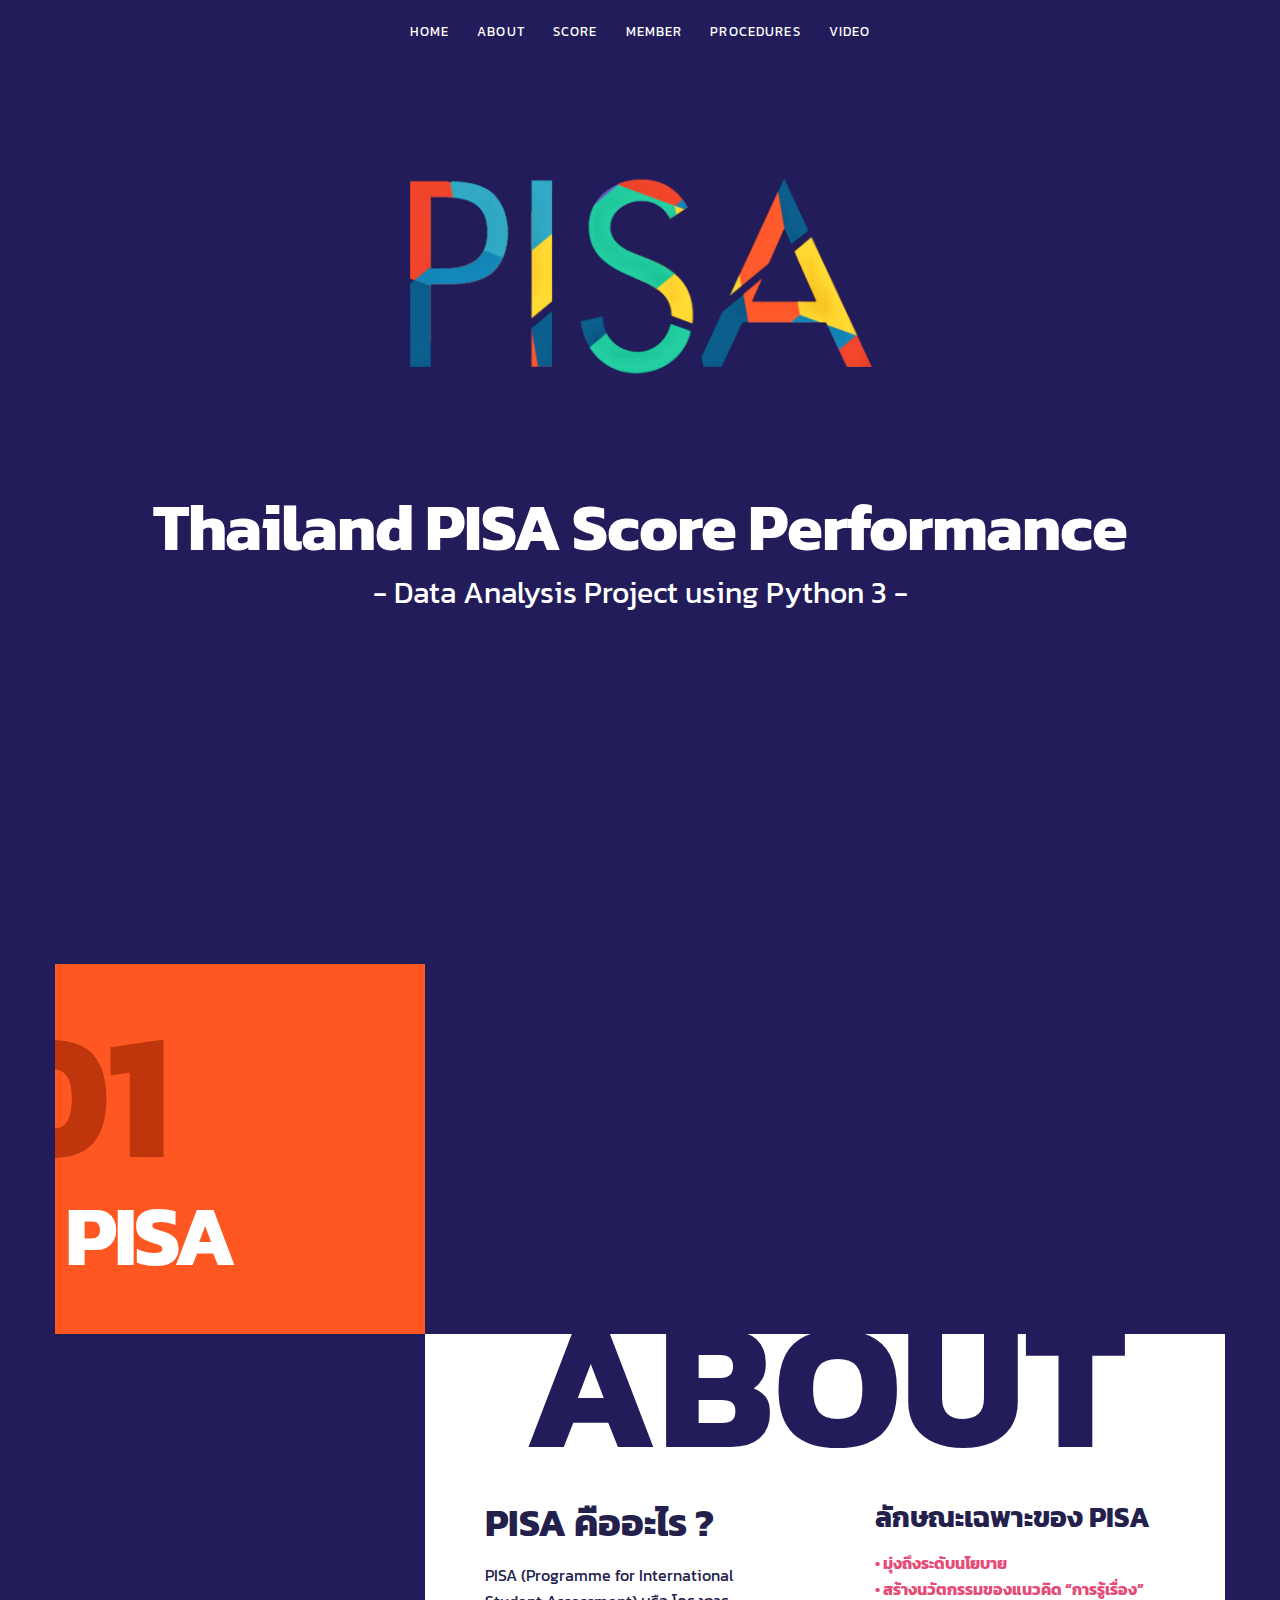
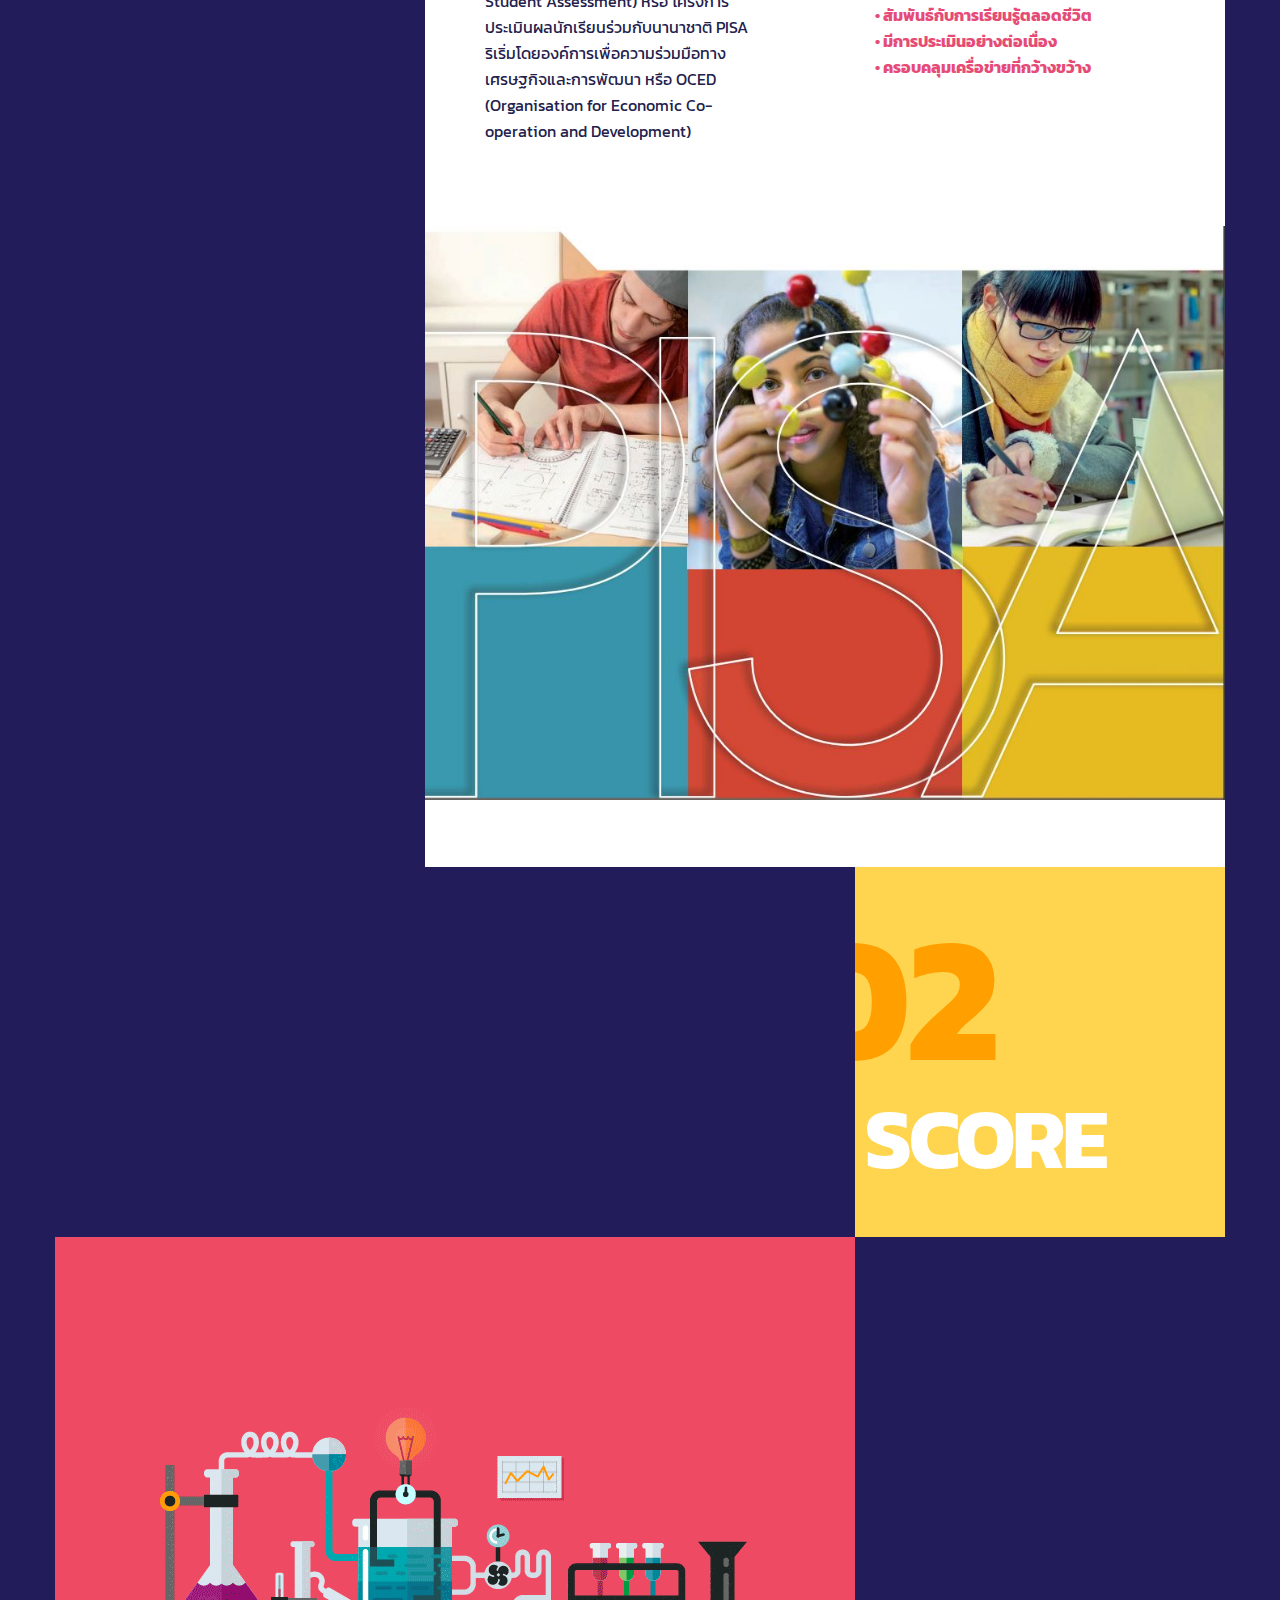
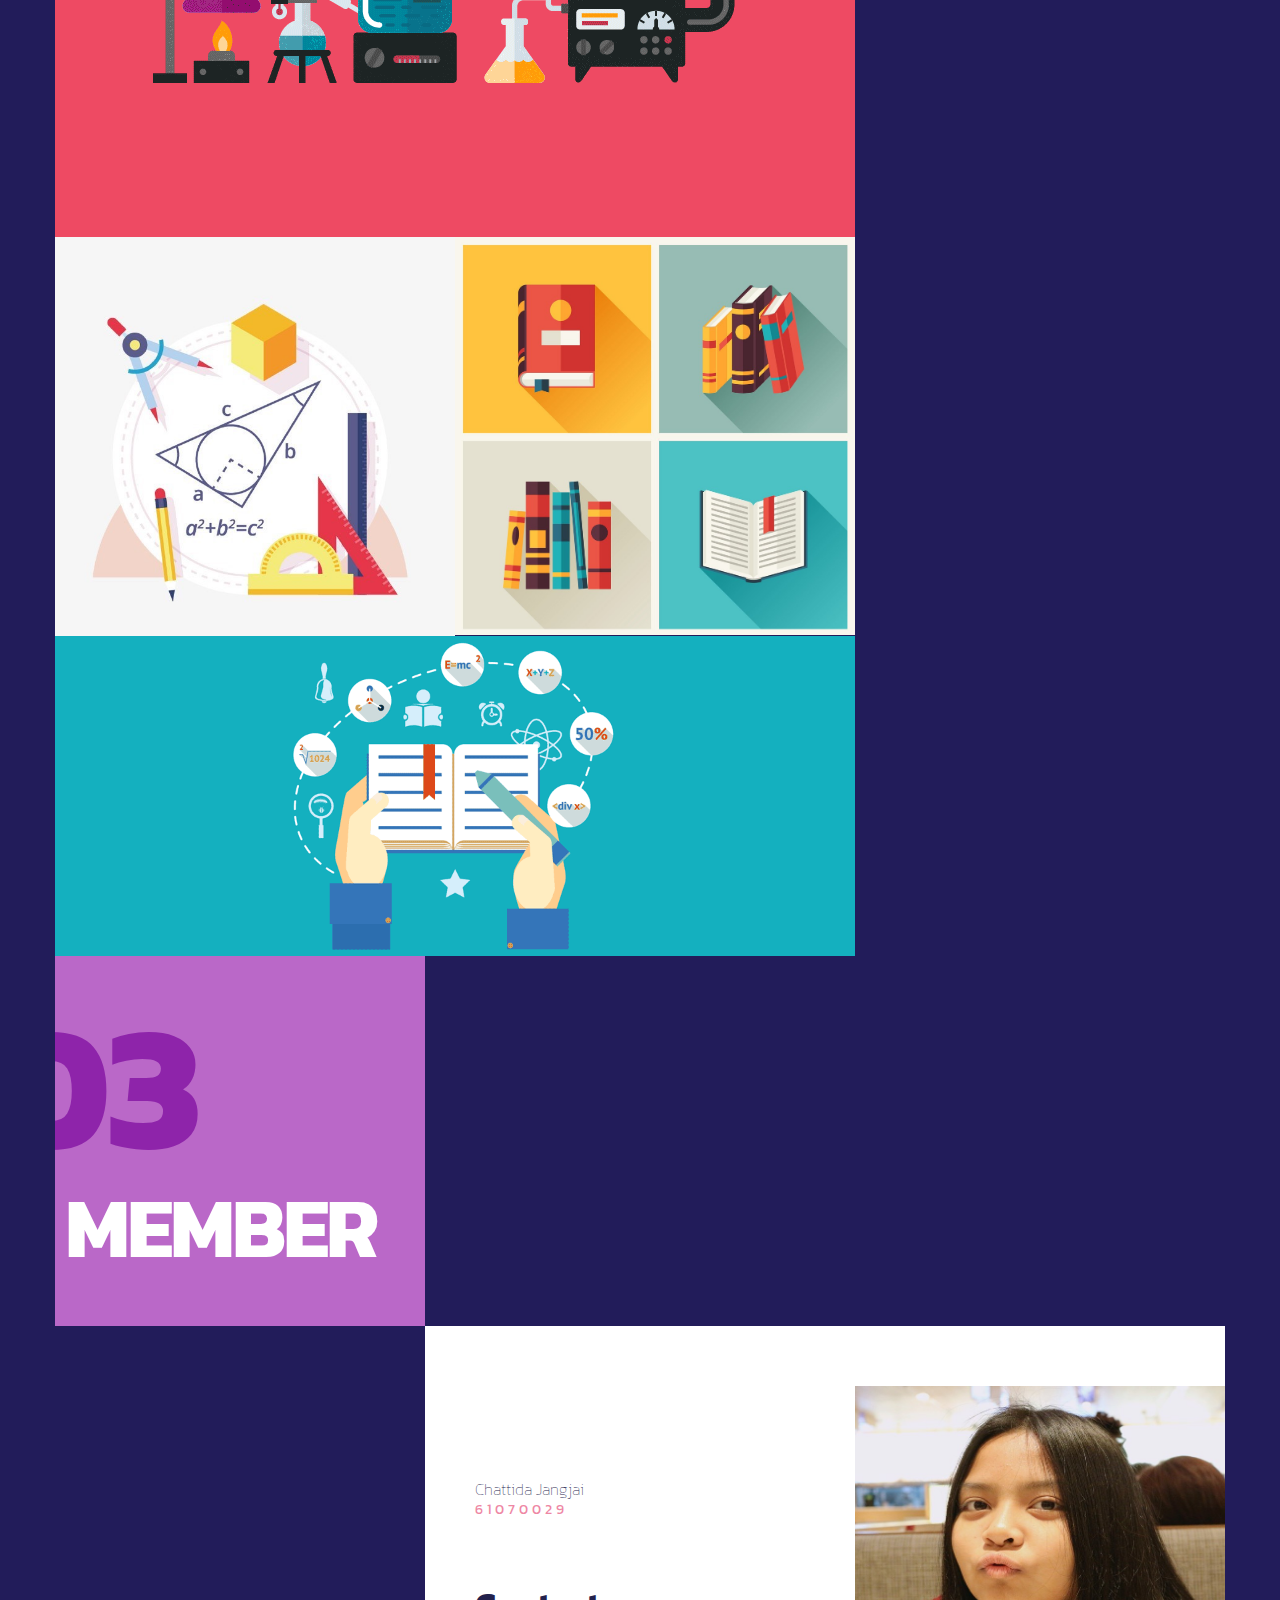
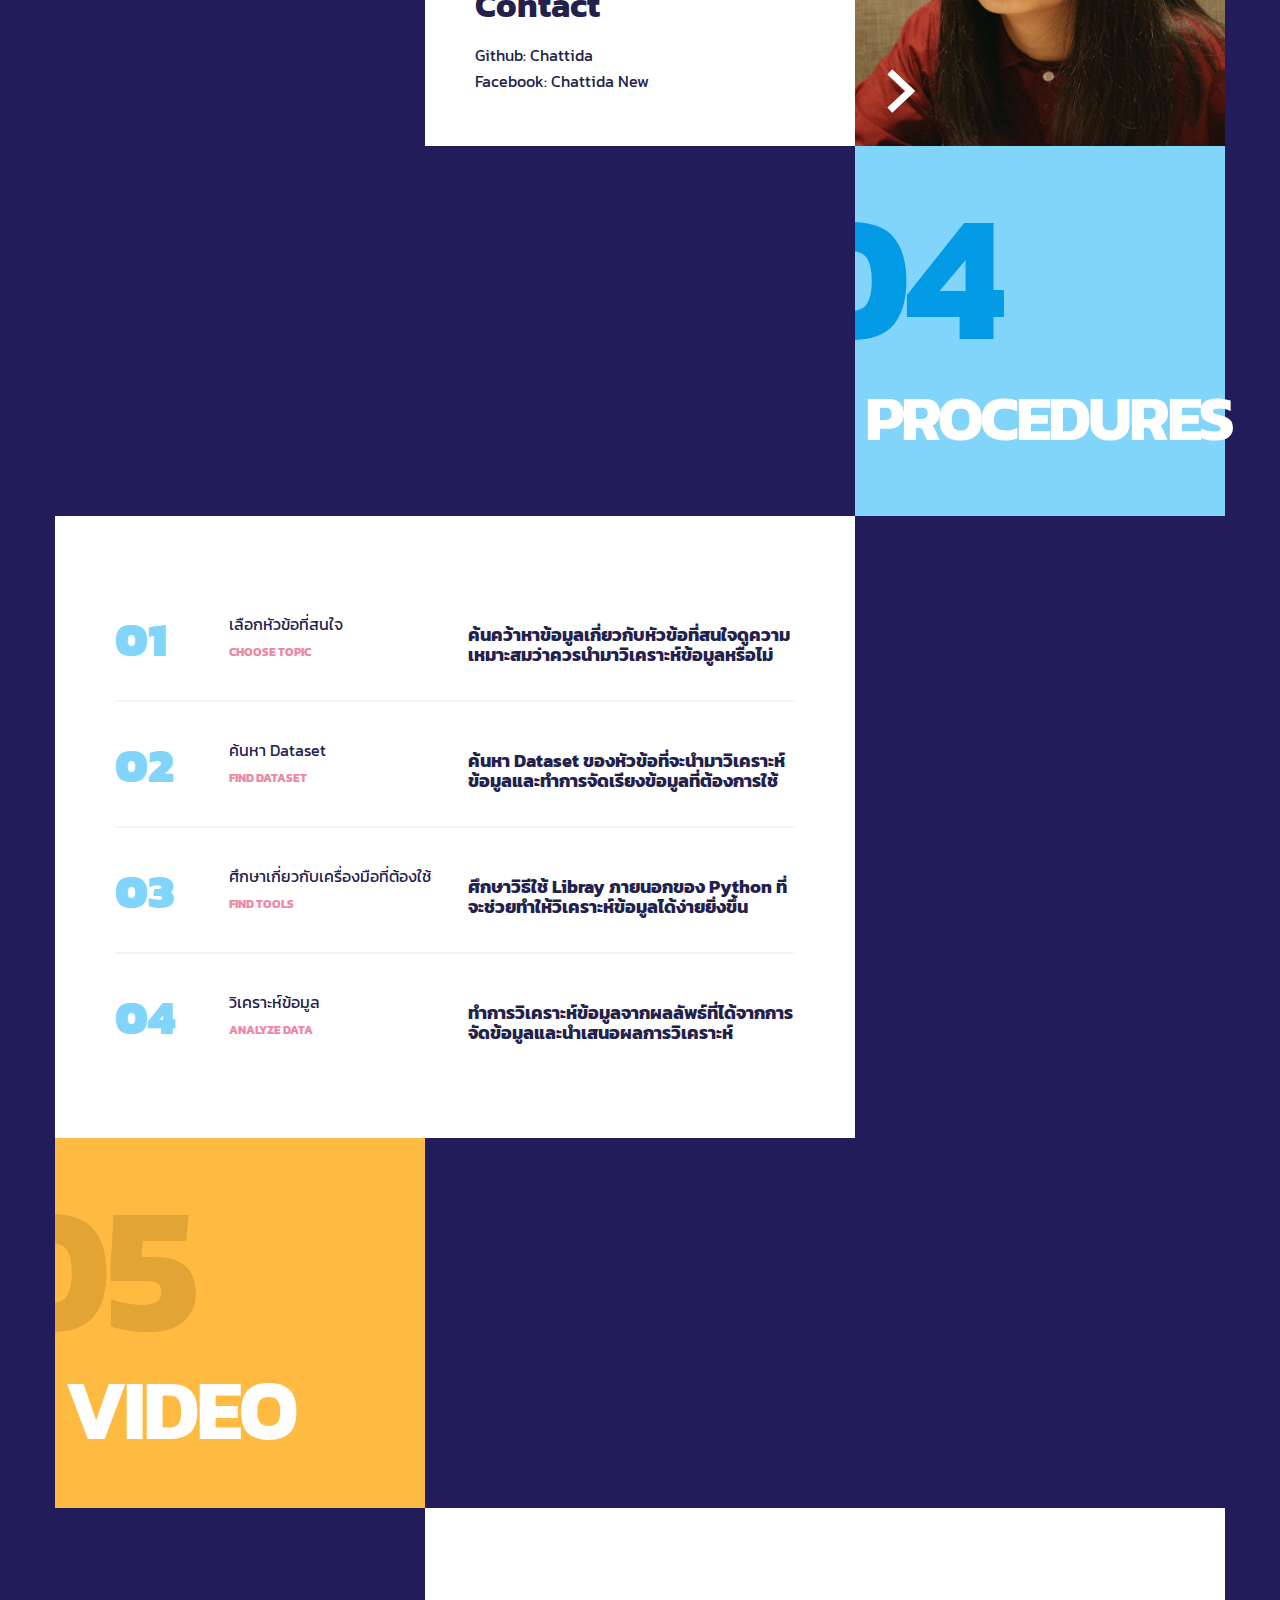
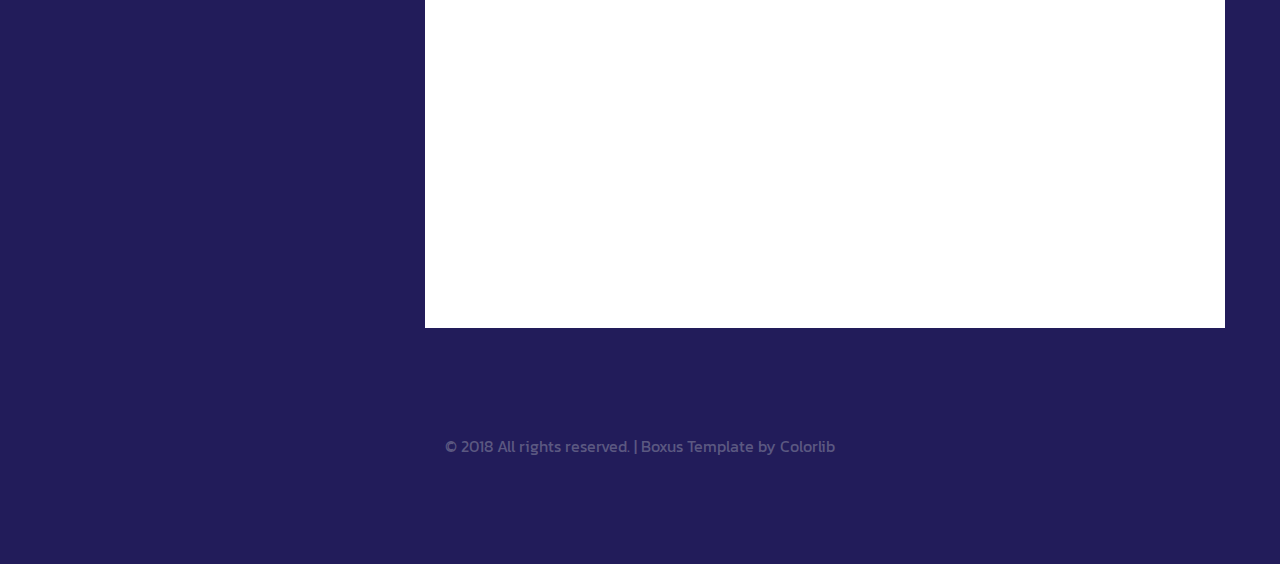
<file: PISA/index.html>
<!DOCTYPE HTML>
<html lang="en-US">
    <head>
        <title>Thailand PISA Score Performance</title>
        <meta http-equiv="Content-Type" content="text/html; charset=UTF-8">
        <meta name="description" content="Template by Colorlib" />
        <meta name="keywords" content="HTML, CSS, JavaScript, PHP" />
        <meta name="author" content="Colorlib" />
        <meta name="viewport" content="width=device-width, initial-scale=1, maximum-scale=1">

        <link rel="shortcut icon" href="images/favicon.png" />
        <link href="https://fonts.googleapis.com/css?family=Kanit:300" rel="stylesheet">
        <link rel="stylesheet" type="text/css"  href='css/clear.css' />
        <link rel="stylesheet" type="text/css"  href='css/common.css' />
        <link rel="stylesheet" type="text/css"  href='css/font-awesome.min.css' />
        <link rel="stylesheet" type="text/css"  href='css/carouFredSel.css' />
        <link rel="stylesheet" type="text/css"  href='css/prettyPhoto.css' />
        <link rel="stylesheet" type="text/css"  href='css/sm-clean.css' />
        <link rel="stylesheet" type="text/css"  href='style.css' />

        <!--[if lt IE 9]>
                <script src="js/html5.js"></script>
        <![endif]-->

    </head>
    <body style="font-family: Kanit;">

        <!-- Preloader Gif -->
        <table class="doc-loader">
            <tr>
                <td>
                    <img src="demo-images/loading.gif" alt="Loading..." />
                </td>
            </tr>
        </table>

        <!-- Menu -->
        <div class="menu-wrapper center-relative">
            <nav id="header-main-menu">
                <div class="mob-menu">MENU</div>
                <ul class="main-menu sm sm-clean">
                    <li><a href="#home">Home</a></li>
                    <li><a href="#services">About</a></li>
                    <li><a href="#portfolio">Score</a></li>
                    <li><a href="#about">Member</a></li>
                    <li><a href="#news">Procedures</a></li>
                    <li><a href="#video">Video</a></li>
                </ul>
            </nav>
        </div>

        <!-- Home -->

        <div id="home" class="section intro-page">
            <div class="block content-1170 center-relative center-text">
                <img class="top-logo" src="demo-images/pisa.png" alt="Boxus" />
                <br>
                <h1 class="big-title">Thailand PISA Score Performance</h1>
                <p class="title-desc">- Data Analysis Project using Python 3 -</p>
            </div>
        </div>

        <!-- Service -->

        <div id="services" class="section">
            <div class="block content-1170 center-relative">
                <div class="section-title-holder left">
                    <div class="section-num">
                        <span>01</span>
                    </div>
                    <h2 class="entry-title">PISA</h2>
                </div>
                <div class="section-content-holder right">
                    <div class="content-wrapper">
                        <div class="content-title-holder">
                            <p class="content-title">ABOUT</p>
                        </div>
                        <div class="one_half ">
                            <h1>PISA คืออะไร ?</h1>
                            PISA (Programme for International Student Assessment) หรือ โครงการประเมินผลนักเรียนร่วมกับนานาชาติ
                            PISA ริเริ่มโดยองค์การเพื่อความร่วมมือทางเศรษฐกิจและการพัฒนา หรือ OCED (Organisation for Economic Co-operation and
                            Development)
                        </div>
                        <div class="one_half last ">
                            <h5>ลักษณะเฉพาะของ PISA</h5>
                            <span style="color: #e54b76;"><strong>• มุ่งถึงระดับนโยบาย</strong></span><br>
                            <span style="color: #e54b76;"><strong>• สร้างนวัตกรรมของแนวคิด “การรู้เรื่อง”</strong></span><br>
                            <span style="color: #e54b76;"><strong>• สัมพันธ์กับการเรียนรู้ตลอดชีวิต</strong></span><br>
                            <span style="color: #e54b76;"><strong>• มีการประเมินอย่างต่อเนื่อง</strong></span><br>
                            <span style="color: #e54b76;"><strong>• ครอบคลุมเครื่อข่ายที่กว้างขว้าง</strong></span><br>
                        </div><div class="clear"></div>
                        <br>
                        <br>
                    </div>
                    <div class="image-slider-wrapper relative img aboutImage">
                            <a id="aboutImage_next" class="image_slider_next" href="#"></a>
                            <div class="caroufredsel_wrapper">
                                <ul id="aboutImage" class="image-slider slides">
                                    <li><img src="demo-images/pisa2015.JPG" alt=""></li>
                                </ul>
                            </div>
                            <div class="clear"></div>
                    </div>
                </div>
                <div class='clear'></div>
            </div>
        </div>


        <!-- Portfolio -->
        <div id="portfolio" class="section">
            <div class="block content-1170 center-relative">
                <div class="section-title-holder right">
                    <div class="section-num">
                        <span>02</span>
                    </div>
                    <h2 class="entry-title">Score</h2>
                </div>
                <div class="section-content-holder portfolio-holder left">
                    <div class="grid" id="portfolio-grid">
                        <div class="grid-sizer"></div>
                        <div class="grid-item element-item p_one">
                            <a href="Mean3.html">
                                <img src="demo-images/lab.gif" alt="">
                                <div class="portfolio-text-holder">
                                    <div class="portfolio-text-wrapper">
                                        <p class="portfolio-type">
                                            <img src="images/icon_post.svg" alt="">
                                        </p>
                                        <p class="portfolio-text">Thailand PISA Mean Score</p>
                                        <p class="portfolio-sec-text">Science during 2000 - 2015</p>
                                    </div>
                                </div>
                            </a>
                        </div>
                        <div class="grid-item element-item p_one_half">
                            <a href="Mean1.html">
                                <img src="demo-images/math2.jpg" alt="">
                                <div class="portfolio-text-holder">
                                    <div class="portfolio-text-wrapper">
                                        <p class="portfolio-type">
                                            <img src="images/icon_post.svg" alt="">
                                        </p>
                                        <p class="portfolio-text">Thailand PISA Mean Score</p>
                                        <p class="portfolio-sec-text">Mathematics during 2000 - 2015</p>
                                    </div>
                                </div>
                            </a>
                        </div>
                        <div class="grid-item element-item p_one_half">
                            <a href="Mean2.html">
                                <img src="demo-images/book2.jpg" alt="">
                                <div class="portfolio-text-holder">
                                    <div class="portfolio-text-wrapper">
                                        <p class="portfolio-type">
                                            <img src="images/icon_post.svg" alt="">
                                        </p>
                                        <p class="portfolio-text">Thailand PISA Mean Score</p>
                                        <p class="portfolio-sec-text">Reading during 2000 - 2015</p>
                                    </div>
                                </div>
                            </a>
                        </div>
                        <div class="grid-item element-item p_one">
                            <<a href="Distribution.html">
                                <img src="demo-images/PISA-feature.gif" alt="">
                                <div class="portfolio-text-holder">
                                    <div class="portfolio-text-wrapper">
                                        <p class="portfolio-type">
                                            <img src="images/icon_post.svg" alt="">
                                        </p>
                                        <p class="portfolio-text">Thailand PISA Score Distribution</p>
                                        <p class="portfolio-sec-text">during 2000 - 2015</p>
                                    </div>
                                </div>
                            </a>
                        </div>
                    </div>
                </div>
                <div class="clear"></div>
            </div>
            <div class="clear"></div>
        </div>

        <!-- About -->
        <div id="about" class="section">
            <div class="block content-1170 center-relative">
                <div class="section-title-holder left">
                    <div class="section-num">
                        <span>03</span>
                    </div>
                    <h2 class="entry-title">MEMBER</h2>
                </div>
                <div class="section-content-holder right">
                    <div class="full-width ">
                        <script>
                            var aboutImage_speed = "500";
                            var aboutImage_auto = "false";
                            var aboutImage_hover = "true";
                        </script>
                        <script>
                            var team1_speed = "800";
                            var team1_auto = "true";
                            var team1_hover = "true";
                        </script>
                        <div class="image-slider-wrapper relative team team1">
                            <a id="team1_next" class="image_slider_next" href="#"></a>
                            <div class="caroufredsel_wrapper">
                                <ul id="team1" class="image-slider slides">
                                    <li>
                                        <div class="member-content-holder">
                                            <h4 class="member-name">Chattida Jangjai</h4>
                                            <p class="member-position">61070029</p>
                                            <div class="member-content">
                                                <h2>Contact</h2>
                                                <p>Github: <a href="https://github.com/Chattida">Chattida</a><br>Facebook: <a href="https://www.facebook.com/chattida.newwy">Chattida New</a></p>
                                            </div>
                                        </div>
                                        <div class="member-image-holder">
                                            <img src="profile/nipnew.jpg" alt="">
                                        </div>
                                        <div class="clear"></div>
                                    </li>

                                    <li>
                                        <div class="member-content-holder">
                                            <h4 class="member-name">Nunja Sowan</h4>
                                            <p class="member-position">61070097</p>
                                            <div class="member-content">
                                                <h2>Contact</h2>
                                                <p>Github: <a href="https://github.com/Dwakez">Dwakez</a><br>Facebook: <a href="https://www.facebook.com/SowNj">Sow Nunja</a></p>
                                            </div>
                                        </div>
                                        <div class="member-image-holder">
                                            <img src="profile/ja.jpg" alt="">
                                        </div>
                                        <div class="clear"></div>
                                    </li>

                                    <li>
                                        <div class="member-content-holder">
                                            <h4 class="member-name">Dorn Nuttawetch</h4>
                                            <p class="member-position">60070026</p>
                                            <div class="member-content">
                                                <h2>Contact</h2>
                                                <p>Github: <a href="https://github.com/dorn123">dorn123</a><br>Facebook: <a href="https://www.facebook.com/dorn.kubpom">Dorn Kubpom</a></p>
                                            </div>
                                        </div>
                                        <div class="member-image-holder">
                                            <img src="profile/don.png" alt="">
                                        </div>
                                        <div class="clear"></div>
                                    </li>
                                    <li>
                                        <div class="member-content-holder">
                                            <h4 class="member-name">Nichapat Kachacheewa</h4>
                                            <p class="member-position">61070059</p>
                                            <div class="member-content">
                                                <h2>Contact</h2>
                                                <p>Github: <a href="https://github.com/Khunpanggg">Khunpanggg</a><br>Facebook: <a href="https://www.facebook.com/nichapat.kachacheewa">Nichapat Kachacheewa</a></p>
                                            </div>
                                        </div>
                                        <div class="member-image-holder">
                                            <img src="profile/pang.jpg" alt="">
                                        </div>
                                        <div class="clear"></div>
                                    </li>
                                </ul>
                            </div>
                            <div class="clear"></div>
                        </div>
                    </div>   <!-- end full-width div -->

                </div>
                <div class="clear"></div>
            </div>
        </div>


        <!-- News -->
        <div id="news" class="section">
            <div class="block content-1170 center-relative">
                <div class="section-title-holder right">
                    <div class="section-num">
                        <span>
                            04
                        </span>
                    </div>
                    <h2 class="entry-title" style="font-size: 64px">PROCEDURES</h2>
                </div>
                <div class="section-content-holder left">
                    <div class="content-wrapper">
                        <div class="blog-holder block center-relative">

                            <article class="relative blog-item-holder center-relative">
                                <div class="num">01</div>
                                <div class="info">
                                    <div class="author vcard ">เลือกหัวข้อที่สนใจ</div>
                                    <div class="cat-links">
                                        <ul>
                                            <li><a>Choose Topic</a></li>
                                        </ul>
                                    </div>
                                </div>
                                <h3 class="entry-title">
                                    <a>ค้นคว้าหาข้อมูลเกี่ยวกับหัวข้อที่สนใจดูความเหมาะสมว่าควรนำมาวิเคราะห์ข้อมูลหรือไม่</a>
                                </h3>
                                <div class="clear"></div>
                            </article>

                            <article class="relative blog-item-holder center-relative">
                                <div class="num">02</div>
                                <div class="info">
                                    <div class="author vcard ">ค้นหา Dataset</div>
                                    <div class="cat-links">
                                        <ul>
                                            <li><a>Find Dataset</a></li>
                                        </ul>
                                    </div>
                                </div>
                                <h3 class="entry-title">
                                    <a>ค้นหา Dataset ของหัวข้อที่จะนำมาวิเคราะห์ข้อมูลและทำการจัดเรียงข้อมูลที่ต้องการใช้</a>
                                </h3>
                                <div class="clear"></div>
                            </article>

                            <article class="relative blog-item-holder center-relative">
                                <div class="num">03</div>
                                <div class="info">
                                    <div class="author vcard ">ศึกษาเกี่ยวกับเครื่องมือที่ต้องใช้</div>
                                    <div class="cat-links">
                                        <ul>
                                            <li><a>Find Tools</a></li>
                                        </ul>
                                    </div>
                                </div>
                                <h3 class="entry-title">
                                    <a>ศึกษาวิธีใช้ Libray ภายนอกของ Python ที่จะช่วยทำให้วิเคราะห์ข้อมูลได้ง่ายยิ่งขึ้น</a>
                                </h3>
                                <div class="clear"></div>
                            </article>

                            <article class="relative blog-item-holder center-relative">
                                <div class="num">04</div>
                                <div class="info">
                                    <div class="author vcard ">วิเคราะห์ข้อมูล</div>
                                    <div class="cat-links">
                                        <ul>
                                            <li><a>Analyze Data</a></li>
                                        </ul>
                                    </div>
                                </div>
                                <h3 class="entry-title">
                                    <a>ทำการวิเคราะห์ข้อมูลจากผลลัพธ์ที่ได้จากการจัดข้อมูลและนำเสนอผลการวิเคราะห์</a>
                                </h3>
                                <div class="clear"></div>
                            </article>
                        </div>

                    </div>
                </div>
                <div class="clear"></div>
            </div>

        <!-- Video -->
        <div id="video" class="section">
            <div class="block content-1170 center-relative">
                <div class="section-title-holder left">
                    <div class="section-num">
                        <span>
                            05
                        </span>
                    </div>
                    <h2 class="entry-title">VIDEO</h2>
                </div>
                <div class="section-content-holder right" style="padding-top: 0">
                    <div class="full-width">
                    	<div style="height: auto; padding: 30px 0">
	                        <iframe width="710" height="360" src="https://www.youtube.com/embed/3mlXXMSt8lg" frameborder="0" allow="accelerometer; autoplay; encrypted-media; gyroscope; picture-in-picture" allowfullscreen></iframe>
	                    </div>
                    </div>
                </div>
                <div class="clear"></div>
            </div>
        <!-- Footer -->

        <footer>
            <div class="footer content-1170 center-relative">
                <ul>
                    <li class="copyright-footer">
                        © 2018 All rights reserved. | Boxus Template by <a href="https://colorlib.com" target="_blank">Colorlib</a>
                    </li>
                </ul>
            </div>
        </footer>


        <!--Load JavaScript-->
        <script type="text/javascript" src="js/jquery.js"></script>
        <script type='text/javascript' src='js/jquery.sticky-kit.min.js'></script>
        <script type='text/javascript' src='js/jquery.smartmenus.min.js'></script>
        <script type='text/javascript' src='js/jquery.sticky.js'></script>
        <script type='text/javascript' src='js/jquery.dryMenu.js'></script>
        <script type='text/javascript' src='js/isotope.pkgd.js'></script>
        <script type='text/javascript' src='js/jquery.carouFredSel-6.2.0-packed.js'></script>
        <script type='text/javascript' src='js/jquery.mousewheel.min.js'></script>
        <script type='text/javascript' src='js/jquery.touchSwipe.min.js'></script>
        <script type='text/javascript' src='js/jquery.easing.1.3.js'></script>
        <script type='text/javascript' src='js/imagesloaded.pkgd.js'></script>
        <script type='text/javascript' src='js/jquery.prettyPhoto.js'></script>
        <script type='text/javascript' src='js/main.js'></script>
    </body>
</html>
</file>
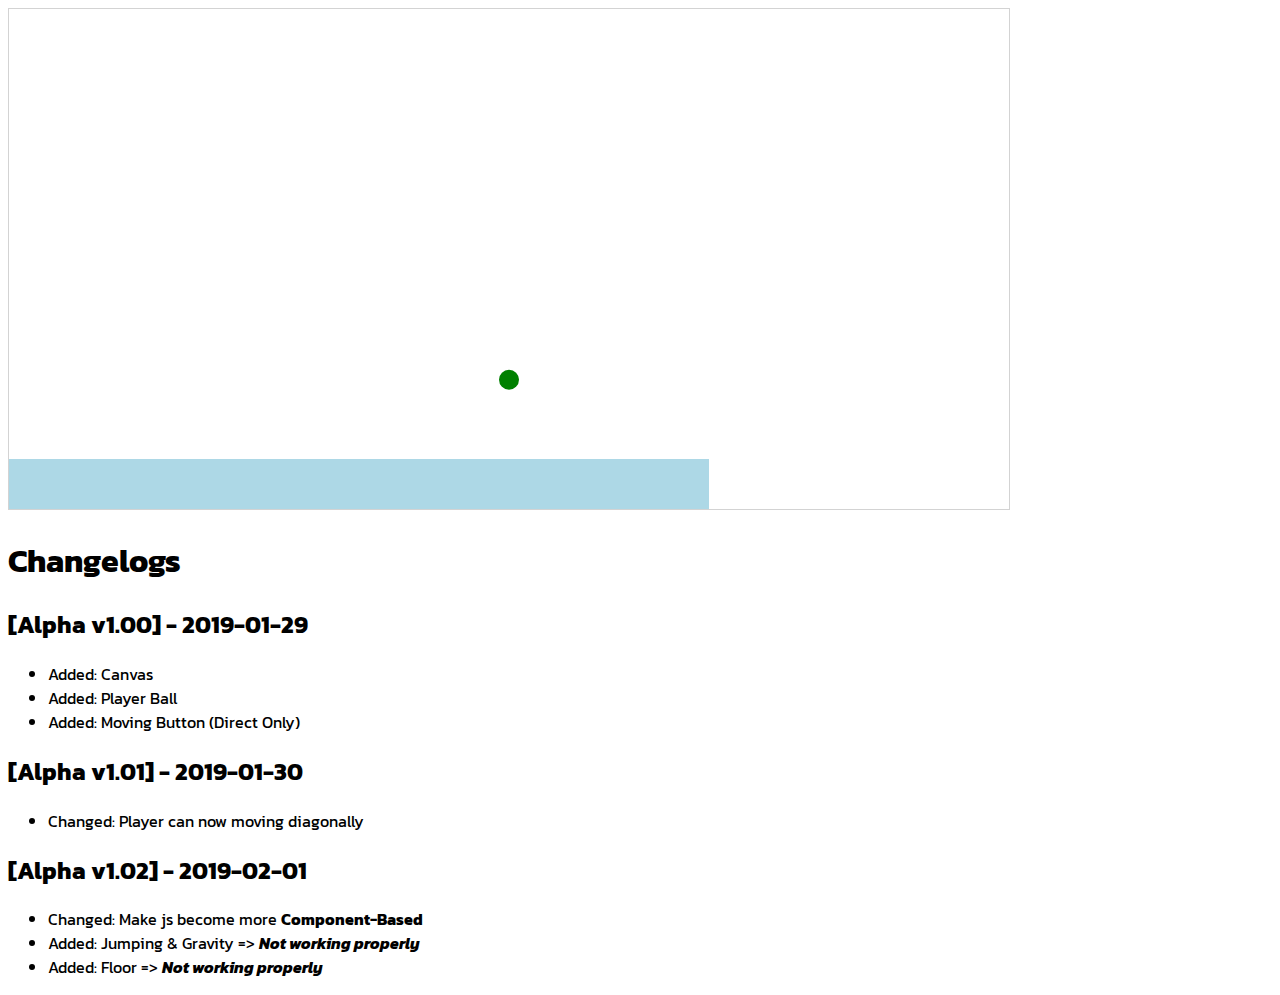
<file: playground/index.html>
<!DOCTYPE html>
<html>
<head>
  <meta charset="utf-8" />
  <title>Sheepy Game (WIP)</title>
  <link rel="stylesheet" type="text/css" media="screen" href="style.css" />
  <link href="https://fonts.googleapis.com/css?family=Kanit:300" rel="stylesheet">
</head>
<body onload="startGame()">

  <h1>Changelogs</h1>
  <div>
    <h2>[Alpha v1.00] - 2019-01-29</h2>
    <ul>
      <li>Added: Canvas</li>
      <li>Added: Player Ball</li>
      <li>Added: Moving Button (Direct Only)</li>
    </ul>
  </div>

  <div>
    <h2>[Alpha v1.01] - 2019-01-30</h2>
    <ul>
      <li>Changed: Player can now moving diagonally</li>
    </ul>
  </div>

  <div>
  <h2>[Alpha v1.02] - 2019-02-01</h2>
  <ul>
    <li>Changed: Make js become more <strong>Component-Based</strong></li>
    <li>Added: Jumping & Gravity => <em><strong>Not working properly</strong></em></li>
    <li>Added: Floor => <em><strong>Not working properly</strong></em></li>
  </ul>
  </div>
  <script src="sheepy_game.js"></script>
</body>
</html>
</file>
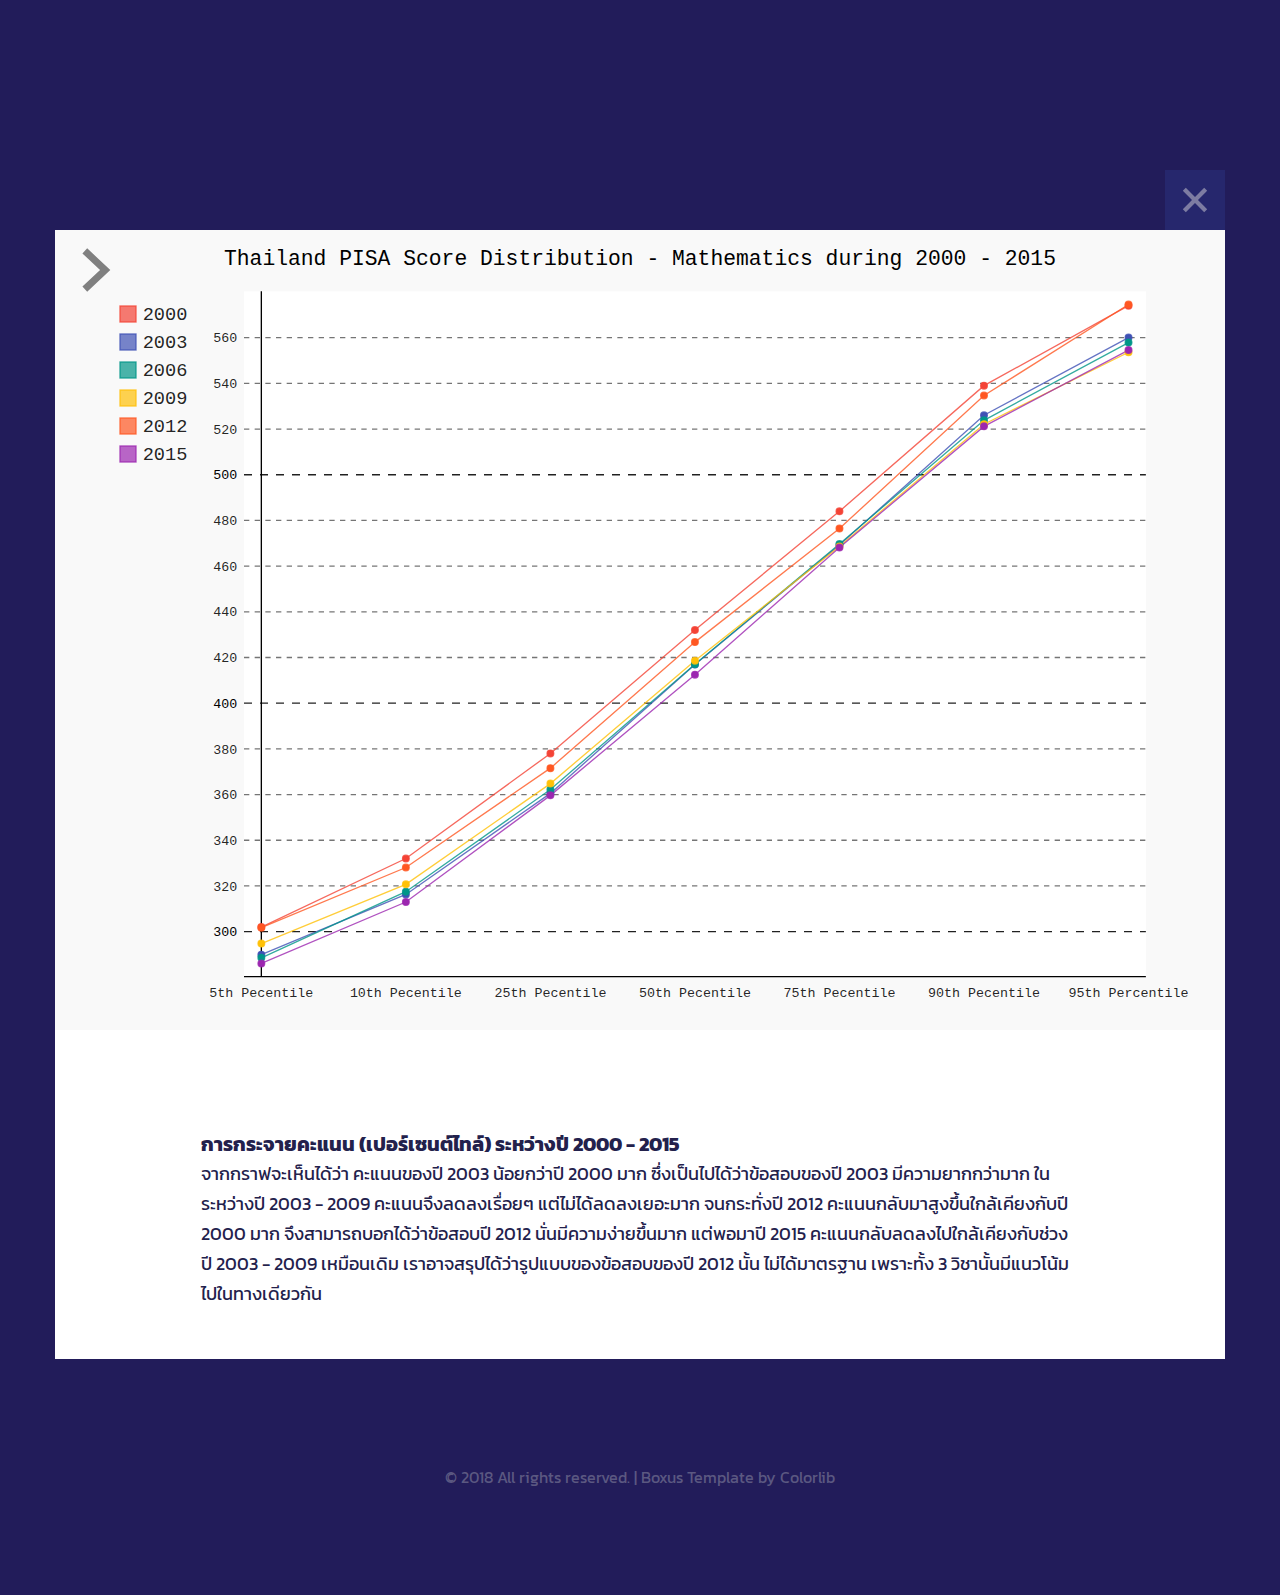
<file: PISA/Distribution.html>
<!DOCTYPE HTML>
<html lang="en-US">
    <head>
        <title>Distribution Score</title>
        <meta http-equiv="Content-Type" content="text/html; charset=UTF-8">
        <meta name="description" content="Template by Colorlib" />
        <meta name="keywords" content="HTML, CSS, JavaScript, PHP" />
        <meta name="author" content="Colorlib" />
        <meta name="viewport" content="width=device-width, initial-scale=1, maximum-scale=1">

        <link rel="shortcut icon" href="images/favicon.png" />
        <link href='http://fonts.googleapis.com/css?family=Roboto:300,400,400i,700,700i,900|Montserrat:400,700|PT+Serif' rel='stylesheet' type='text/css'>
        <link rel="stylesheet" type="text/css"  href='css/clear.css' />
        <link rel="stylesheet" type="text/css"  href='css/common.css' />
        <link rel="stylesheet" type="text/css"  href='css/font-awesome.min.css' />
        <link rel="stylesheet" type="text/css"  href='css/carouFredSel.css' />
        <link rel="stylesheet" type="text/css"  href='css/prettyPhoto.css' />
        <link rel="stylesheet" type="text/css"  href='css/sm-clean.css' />
        <link rel="stylesheet" type="text/css"  href='style.css' />

        <!--[if lt IE 9]>
                <script src="js/html5.js"></script>
        <![endif]-->

    </head>
    <body class="single-portfolio">

        <!-- Preloader Gif -->
        <table class="doc-loader">
            <tr>
                <td>
                    <img src="demo-images/loading.gif" alt="Loading..." />
                </td>
            </tr>
        </table>

        <!-- Menu -->
        <div class="menu-wrapper center-relative">
            <nav id="header-main-menu">
                <div class="mob-menu">MENU</div>
                <ul class="main-menu sm sm-clean">
                    <li><a href="#home">Home</a></li>
                    <li><a href="#services">Services</a></li>
                    <li><a href="#portfolio">Portfolio</a></li>
                    <li><a href="#about">About</a></li>
                    <li><a href="#news">News</a></li>
                    <li><a href="#video">Video</a></li>
                    <li><a href="#skills">Skills</a></li>
                    <li><a href="#contact">Contact</a></li>
                </ul>
            </nav>
        </div>



        <article id="portfolio-2" class="section portfolio">
            <div class="center-relative content-1170">
                <div class="entry-content">
                    <div class="content-wrap relative">
                        <a class="absolute x-close" href="index.html#portfolio">
                            <img src="images/icon_x.svg" alt="Close">
                        </a>

                        <script>
                            var aboutImage_speed = "600";
                            var aboutImage_auto = "true";
                            var aboutImage_hover = "true";
                        </script>
                        <div class="image-slider-wrapper relative img aboutImage">
                            <a id="aboutImage_next" class="image_slider_next" href="#"></a>
                            <div class="caroufredsel_wrapper">
                                <ul id="aboutImage" class="image-slider slides">
                                    <li><iframe src="demo-images/[Score Distribution] - Mathematics.svg" width="700" height="800"></iframe></li>
                                    <li><iframe src="demo-images/[Score Distribution] - Reading.svg" width="700" height="800"></iframe></li>
                                    <li><iframe src="demo-images/[Score Distribution] - Science.svg" width="700" height="800"></iframe></li>
                                </ul>
                            </div>
                            <div class="clear"></div>
                        </div>

                        <div class="clear"></div>
                        <br>
                        <br>
                        <br>

                        <div class="card-center">
                            <h1>การกระจายคะแนน (เปอร์เซนต์ไทล์) ระหว่างปี 2000 - 2015</h1>
                            <p>จากกราฟจะเห็นได้ว่า คะแนนของปี 2003 น้อยกว่าปี 2000 มาก ซึ่งเป็นไปได้ว่าข้อสอบของปี 2003
                                มีความยากกว่ามาก ในระหว่างปี 2003 - 2009 คะแนนจึงลดลงเรื่อยๆ แต่ไม่ได้ลดลงเยอะมาก จนกระทั่งปี
                                2012 คะแนนกลับมาสูงขึ้นใกล้เคียงกับปี 2000 มาก จึงสามารถบอกได้ว่าข้อสอบปี 2012 นั่นมีความง่ายขึ้นมาก แต่พอมาปี
                                2015 คะแนนกลับลดลงไปใกล้เคียงกับช่วงปี 2003 - 2009 เหมือนเดิม เราอาจสรุปได้ว่ารูปแบบของข้อสอบของปี 2012 นั้น ไม่ได้มาตรฐาน
                                เพราะทั้ง 3 วิชานั้นมีแนวโน้มไปในทางเดียวกัน
                            </p>
                        </div>
                        <div class="clear"></div>
                    </div>
                </div>
                <div class="clear"></div>
            </div>



            <!-- Footer -->
            <footer>
                <div class="footer content-1170 center-relative">
                    <ul>
                        <li class="copyright-footer">
                            © 2018 All rights reserved. | Boxus Template by <a href="https://colorlib.com" target="_blank">Colorlib</a>
                        </li>
                    </ul>
                </div>
            </footer>
        </article>


        <!--Load JavaScript-->
        <script type="text/javascript" src="js/jquery.js"></script>
        <script type='text/javascript' src='js/jquery.sticky-kit.min.js'></script>
        <script type='text/javascript' src='js/jquery.smartmenus.min.js'></script>
        <script type='text/javascript' src='js/jquery.sticky.js'></script>
        <script type='text/javascript' src='js/jquery.dryMenu.js'></script>
        <script type='text/javascript' src='js/isotope.pkgd.js'></script>
        <script type='text/javascript' src='js/jquery.carouFredSel-6.2.0-packed.js'></script>
        <script type='text/javascript' src='js/jquery.mousewheel.min.js'></script>
        <script type='text/javascript' src='js/jquery.touchSwipe.min.js'></script>
        <script type='text/javascript' src='js/jquery.easing.1.3.js'></script>
        <script type='text/javascript' src='js/imagesloaded.pkgd.js'></script>
        <script type='text/javascript' src='js/jquery.prettyPhoto.js'></script>
        <script type='text/javascript' src='js/main.js'></script>
    </body>
</html>
</file>
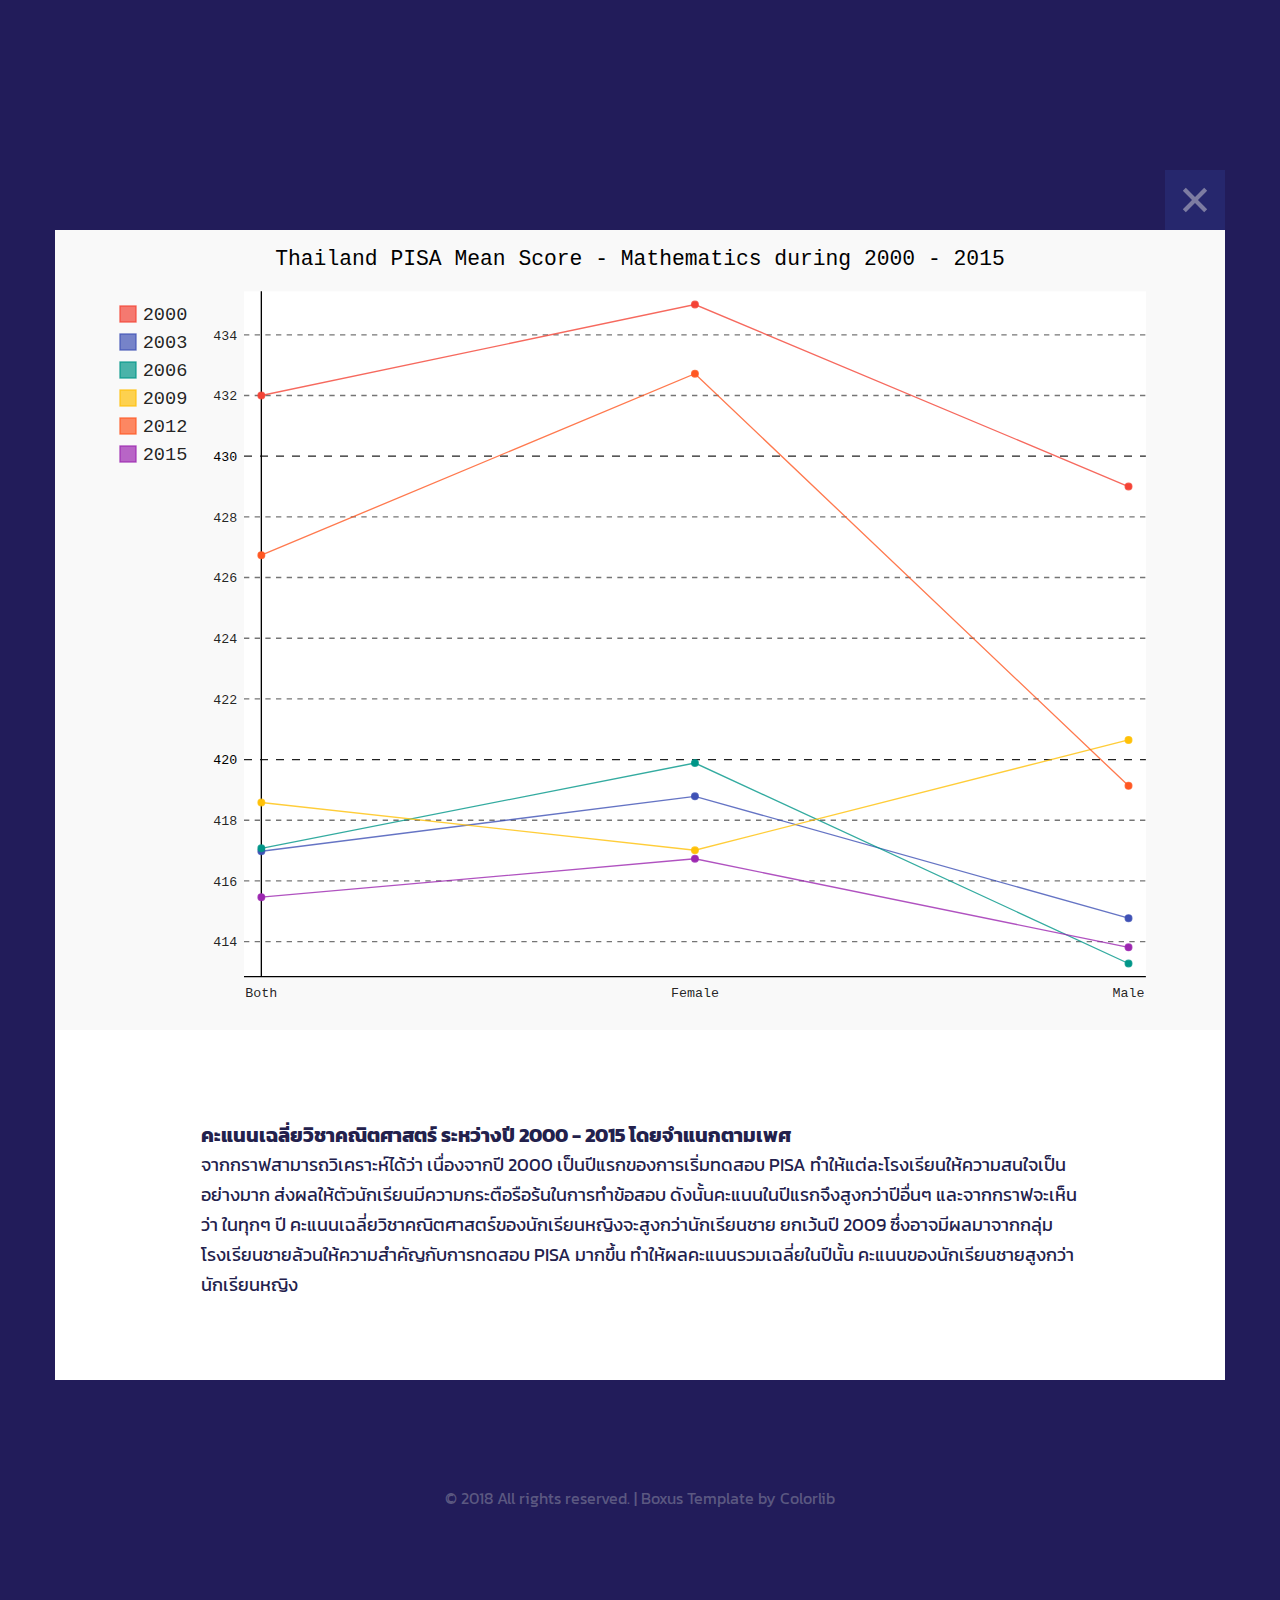
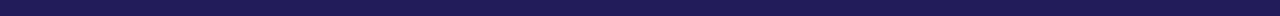
<file: PISA/Mean1.html>
<!DOCTYPE HTML>
<html lang="en-US">
    <head>
        <title>[Mean Score] - Mathematics</title>
        <meta http-equiv="Content-Type" content="text/html; charset=UTF-8">
        <meta name="description" content="Template by Colorlib" />
        <meta name="keywords" content="HTML, CSS, JavaScript, PHP" />
        <meta name="author" content="Colorlib" />
        <meta name="viewport" content="width=device-width, initial-scale=1, maximum-scale=1">

        <link rel="shortcut icon" href="images/favicon.png" />
        <link href='http://fonts.googleapis.com/css?family=Roboto:300,400,400i,700,700i,900|Montserrat:400,700|PT+Serif' rel='stylesheet' type='text/css'>
        <link rel="stylesheet" type="text/css"  href='css/clear.css' />
        <link rel="stylesheet" type="text/css"  href='css/common.css' />
        <link rel="stylesheet" type="text/css"  href='css/font-awesome.min.css' />
        <link rel="stylesheet" type="text/css"  href='css/carouFredSel.css' />
        <link rel="stylesheet" type="text/css"  href='css/prettyPhoto.css' />
        <link rel="stylesheet" type="text/css"  href='css/sm-clean.css' />
        <link rel="stylesheet" type="text/css"  href='style.css' />

        <!--[if lt IE 9]>
                <script src="js/html5.js"></script>
        <![endif]-->

    </head>
    <body class="single-portfolio">

        <!-- Preloader Gif -->
        <table class="doc-loader">
            <tr>
                <td>
                    <img src="demo-images/loading.gif" alt="Loading..." />
                </td>
            </tr>
        </table>

        <!-- Menu -->
        <div class="menu-wrapper center-relative">
            <nav id="header-main-menu">
                <div class="mob-menu">MENU</div>
                <ul class="main-menu sm sm-clean">
                    <li><a href="#home">Home</a></li>
                    <li><a href="#services">Services</a></li>
                    <li><a href="#portfolio">Portfolio</a></li>
                    <li><a href="#about">About</a></li>
                    <li><a href="#news">News</a></li>
                    <li><a href="#video">Video</a></li>
                    <li><a href="#skills">Skills</a></li>
                    <li><a href="#contact">Contact</a></li>
                </ul>
            </nav>
        </div>



        <article id="portfolio-2" class="section portfolio">
            <div class="center-relative content-1170">
                <div class="entry-content">
                    <div class="content-wrap relative">
                        <a class="absolute x-close" href="index.html#portfolio">
                            <img src="images/icon_x.svg" alt="Close">
                        </a>

                        <script>
                            var aboutImage_speed = "500";
                            var aboutImage_auto = "false";
                            var aboutImage_hover = "true";
                        </script>
                        <div class="image-slider-wrapper relative img aboutImage">
                            <div class="caroufredsel_wrapper">
                                <ul id="aboutImage" class="image-slider slides">
                                    <iframe src="demo-images/[Mean Score] - Mathematics.svg" width="700" height="800"></iframe>
                                    <li><img src="demo-images/about_img_05.jpg" alt=""></li>
                                    <li><img src="demo-images/about_img_06.jpg" alt=""></li>
                                </ul>
                            </div>
                            <div class="clear"></div>
                        </div>

                        <div class="clear"></div>
                        <br>
                        <br>
                        <br>

                        <div class="card-center">
                            <h1>คะแนนเฉลี่ยวิชาคณิตศาสตร์ ระหว่างปี 2000 - 2015 โดยจำแนกตามเพศ</h1>
                            <p>จากกราฟสามารถวิเคราะห์ได้ว่า เนื่องจากปี 2000 เป็นปีแรกของการเริ่มทดสอบ PISA ทำให้แต่ละโรงเรียนให้ความสนใจเป็นอย่างมาก ส่งผลให้ตัวนักเรียนมีความกระตือรือร้นในการทำข้อสอบ ดังนั้นคะแนนในปีแรกจึงสูงกว่าปีอื่นๆ
                                และจากกราฟจะเห็นว่า ในทุกๆ ปี คะแนนเฉลี่ยวิชาคณิตศาสตร์ของนักเรียนหญิงจะสูงกว่านักเรียนชาย ยกเว้นปี 2009 ซึ่งอาจมีผลมาจากกลุ่มโรงเรียนชายล้วนให้ความสำคัญกับการทดสอบ PISA มากขึ้น ทำให้ผลคะแนนรวมเฉลี่ยในปีนั้น
                                คะแนนของนักเรียนชายสูงกว่านักเรียนหญิง
                            </p>
                            <br>

                        </div>
                        <div class="clear"></div>
                    </div>
                </div>
                <div class="clear"></div>
            </div>



            <!-- Footer -->
            <footer>
                <div class="footer content-1170 center-relative">
                    <ul>
                        <li class="copyright-footer">
                            © 2018 All rights reserved. | Boxus Template by <a href="https://colorlib.com" target="_blank">Colorlib</a>
                        </li>
                    </ul>
                </div>
            </footer>
        </article>


        <!--Load JavaScript-->
        <script type="text/javascript" src="js/jquery.js"></script>
        <script type='text/javascript' src='js/jquery.sticky-kit.min.js'></script>
        <script type='text/javascript' src='js/jquery.smartmenus.min.js'></script>
        <script type='text/javascript' src='js/jquery.sticky.js'></script>
        <script type='text/javascript' src='js/jquery.dryMenu.js'></script>
        <script type='text/javascript' src='js/isotope.pkgd.js'></script>
        <script type='text/javascript' src='js/jquery.carouFredSel-6.2.0-packed.js'></script>
        <script type='text/javascript' src='js/jquery.mousewheel.min.js'></script>
        <script type='text/javascript' src='js/jquery.touchSwipe.min.js'></script>
        <script type='text/javascript' src='js/jquery.easing.1.3.js'></script>
        <script type='text/javascript' src='js/imagesloaded.pkgd.js'></script>
        <script type='text/javascript' src='js/jquery.prettyPhoto.js'></script>
        <script type='text/javascript' src='js/main.js'></script>
    </body>
</html>
</file>
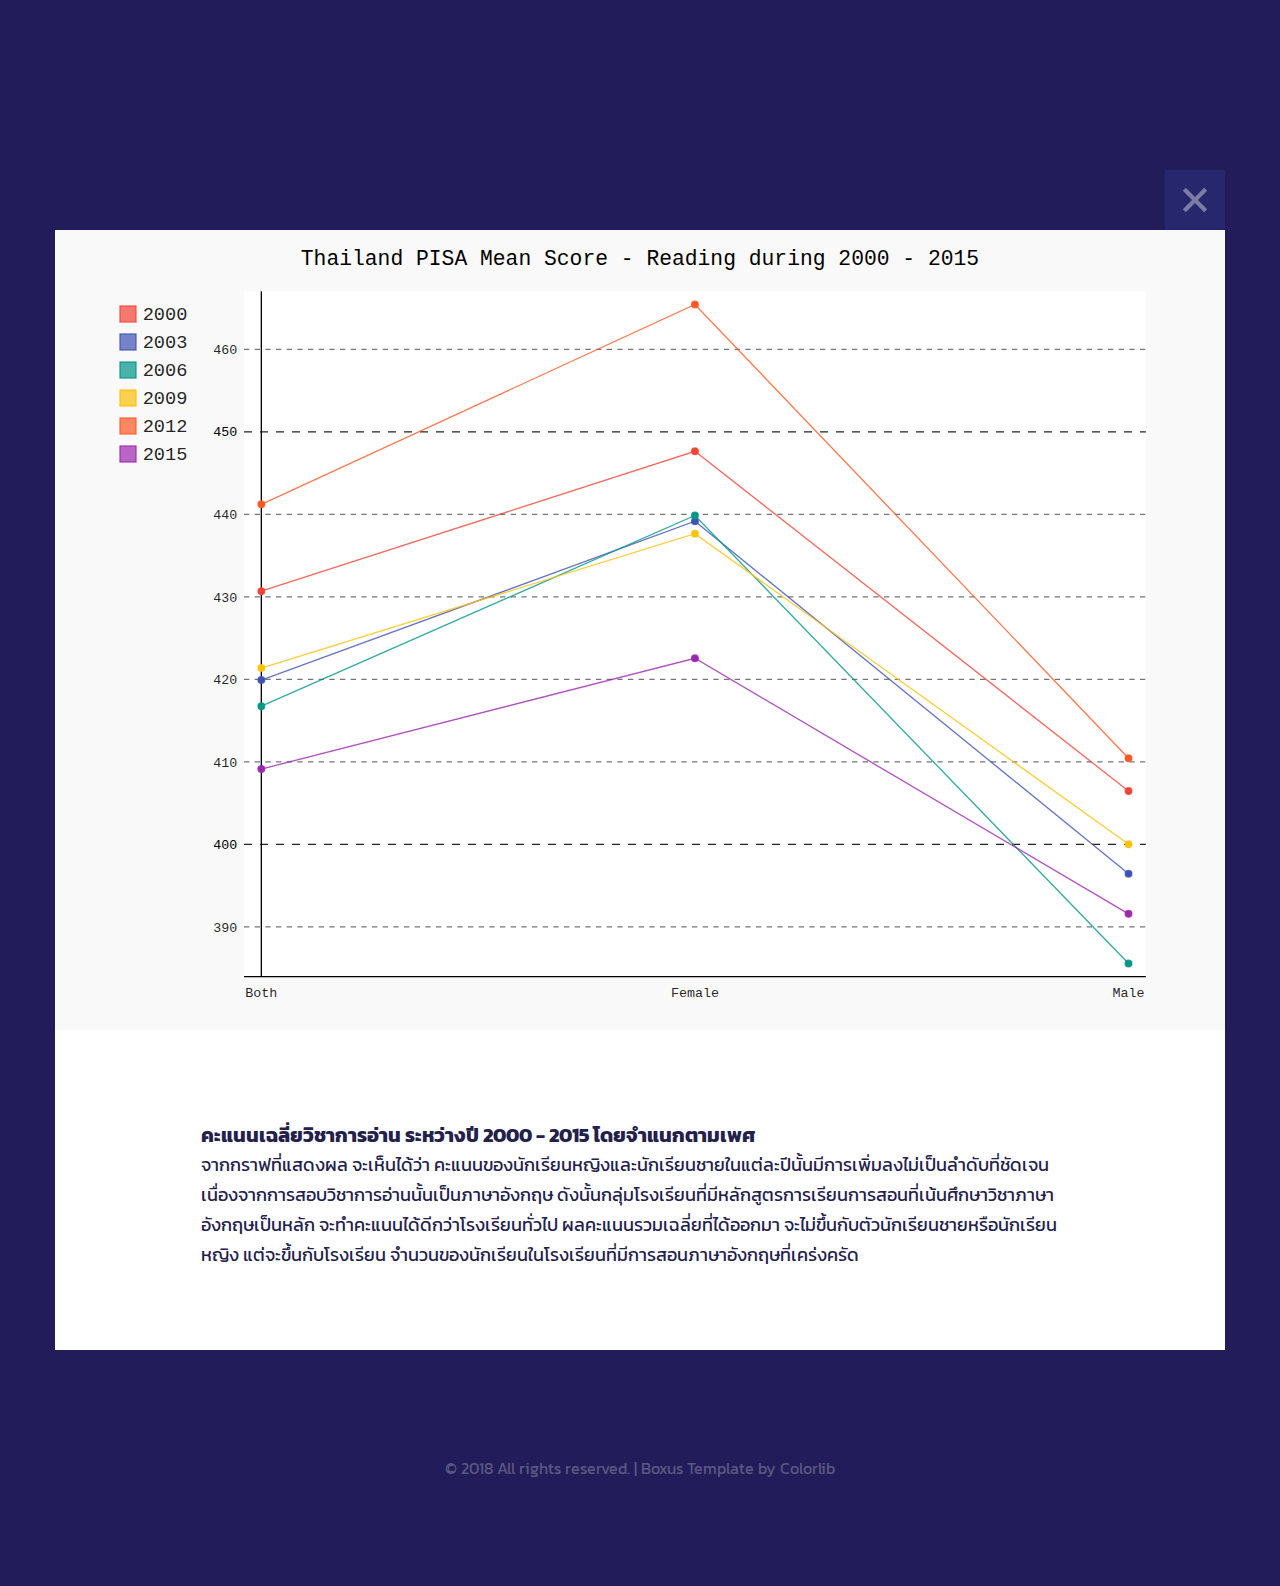
<file: PISA/Mean2.html>
<!DOCTYPE HTML>
<html lang="en-US">
    <head>
        <title>[Mean Score] - Reading</title>
        <meta http-equiv="Content-Type" content="text/html; charset=UTF-8">
        <meta name="description" content="Template by Colorlib" />
        <meta name="keywords" content="HTML, CSS, JavaScript, PHP" />
        <meta name="author" content="Colorlib" />
        <meta name="viewport" content="width=device-width, initial-scale=1, maximum-scale=1">

        <link rel="shortcut icon" href="images/favicon.png" />
        <link href='http://fonts.googleapis.com/css?family=Roboto:300,400,400i,700,700i,900|Montserrat:400,700|PT+Serif' rel='stylesheet' type='text/css'>
        <link rel="stylesheet" type="text/css"  href='css/clear.css' />
        <link rel="stylesheet" type="text/css"  href='css/common.css' />
        <link rel="stylesheet" type="text/css"  href='css/font-awesome.min.css' />
        <link rel="stylesheet" type="text/css"  href='css/carouFredSel.css' />
        <link rel="stylesheet" type="text/css"  href='css/prettyPhoto.css' />
        <link rel="stylesheet" type="text/css"  href='css/sm-clean.css' />
        <link rel="stylesheet" type="text/css"  href='style.css' />

        <!--[if lt IE 9]>
                <script src="js/html5.js"></script>
        <![endif]-->

    </head>
    <body class="single-portfolio">

        <!-- Preloader Gif -->
        <table class="doc-loader">
            <tr>
                <td>
                    <img src="demo-images/loading.gif" alt="Loading..." />
                </td>
            </tr>
        </table>

        <!-- Menu -->
        <div class="menu-wrapper center-relative">
            <nav id="header-main-menu">
                <div class="mob-menu">MENU</div>
                <ul class="main-menu sm sm-clean">
                    <li><a href="#home">Home</a></li>
                    <li><a href="#services">Services</a></li>
                    <li><a href="#portfolio">Portfolio</a></li>
                    <li><a href="#about">About</a></li>
                    <li><a href="#news">News</a></li>
                    <li><a href="#video">Video</a></li>
                    <li><a href="#skills">Skills</a></li>
                    <li><a href="#contact">Contact</a></li>
                </ul>
            </nav>
        </div>



        <article id="portfolio-2" class="section portfolio">
            <div class="center-relative content-1170">
                <div class="entry-content">
                    <div class="content-wrap relative">
                        <a class="absolute x-close" href="index.html#portfolio">
                            <img src="images/icon_x.svg" alt="Close">
                        </a>

                        <script>
                            var aboutImage_speed = "500";
                            var aboutImage_auto = "false";
                            var aboutImage_hover = "true";
                        </script>
                        <div class="image-slider-wrapper relative img aboutImage">
                            <div class="caroufredsel_wrapper">
                                <ul id="aboutImage" class="image-slider slides">
                                    <iframe src="demo-images/[Mean Score] - Reading.svg" width="700" height="800"></iframe>
                                    <li><img src="demo-images/about_img_05.jpg" alt=""></li>
                                    <li><img src="demo-images/about_img_06.jpg" alt=""></li>
                                </ul>
                            </div>
                            <div class="clear"></div>
                        </div>

                        <div class="clear"></div>
                        <br>
                        <br>
                        <br>
                        <div class="card-center">
                            <h1>คะแนนเฉลี่ยวิชาการอ่าน ระหว่างปี 2000 - 2015 โดยจำแนกตามเพศ</h1>
                            <p>จากกราฟที่แสดงผล จะเห็นได้ว่า คะแนนของนักเรียนหญิงและนักเรียนชายในแต่ละปีนั้นมีการเพิ่มลงไม่เป็นลำดับที่ชัดเจน
                                เนื่องจากการสอบวิชาการอ่านนั้นเป็นภาษาอังกฤษ ดังนั้นกลุ่มโรงเรียนที่มีหลักสูตรการเรียนการสอนที่เน้นศึกษาวิชาภาษาอังกฤษเป็นหลัก
                                จะทำคะแนนได้ดีกว่าโรงเรียนทั่วไป ผลคะแนนรวมเฉลี่ยที่ได้ออกมา จะไม่ขึ้นกับตัวนักเรียนชายหรือนักเรียนหญิง แต่จะขึ้นกับโรงเรียน
                                จำนวนของนักเรียนในโรงเรียนที่มีการสอนภาษาอังกฤษที่เคร่งครัด
                            </p>
                            <br>
                        <div class="clear"></div>
                    </div>
                </div>
                <div class="clear"></div>
            </div>



            <!-- Footer -->
            <footer>
                <div class="footer content-1170 center-relative">
                    <ul>
                        <li class="copyright-footer">
                            © 2018 All rights reserved. | Boxus Template by <a href="https://colorlib.com" target="_blank">Colorlib</a>
                        </li>
                    </ul>
                </div>
            </footer>
        </article>


        <!--Load JavaScript-->
        <script type="text/javascript" src="js/jquery.js"></script>
        <script type='text/javascript' src='js/jquery.sticky-kit.min.js'></script>
        <script type='text/javascript' src='js/jquery.smartmenus.min.js'></script>
        <script type='text/javascript' src='js/jquery.sticky.js'></script>
        <script type='text/javascript' src='js/jquery.dryMenu.js'></script>
        <script type='text/javascript' src='js/isotope.pkgd.js'></script>
        <script type='text/javascript' src='js/jquery.carouFredSel-6.2.0-packed.js'></script>
        <script type='text/javascript' src='js/jquery.mousewheel.min.js'></script>
        <script type='text/javascript' src='js/jquery.touchSwipe.min.js'></script>
        <script type='text/javascript' src='js/jquery.easing.1.3.js'></script>
        <script type='text/javascript' src='js/imagesloaded.pkgd.js'></script>
        <script type='text/javascript' src='js/jquery.prettyPhoto.js'></script>
        <script type='text/javascript' src='js/main.js'></script>
    </body>
</html>
</file>
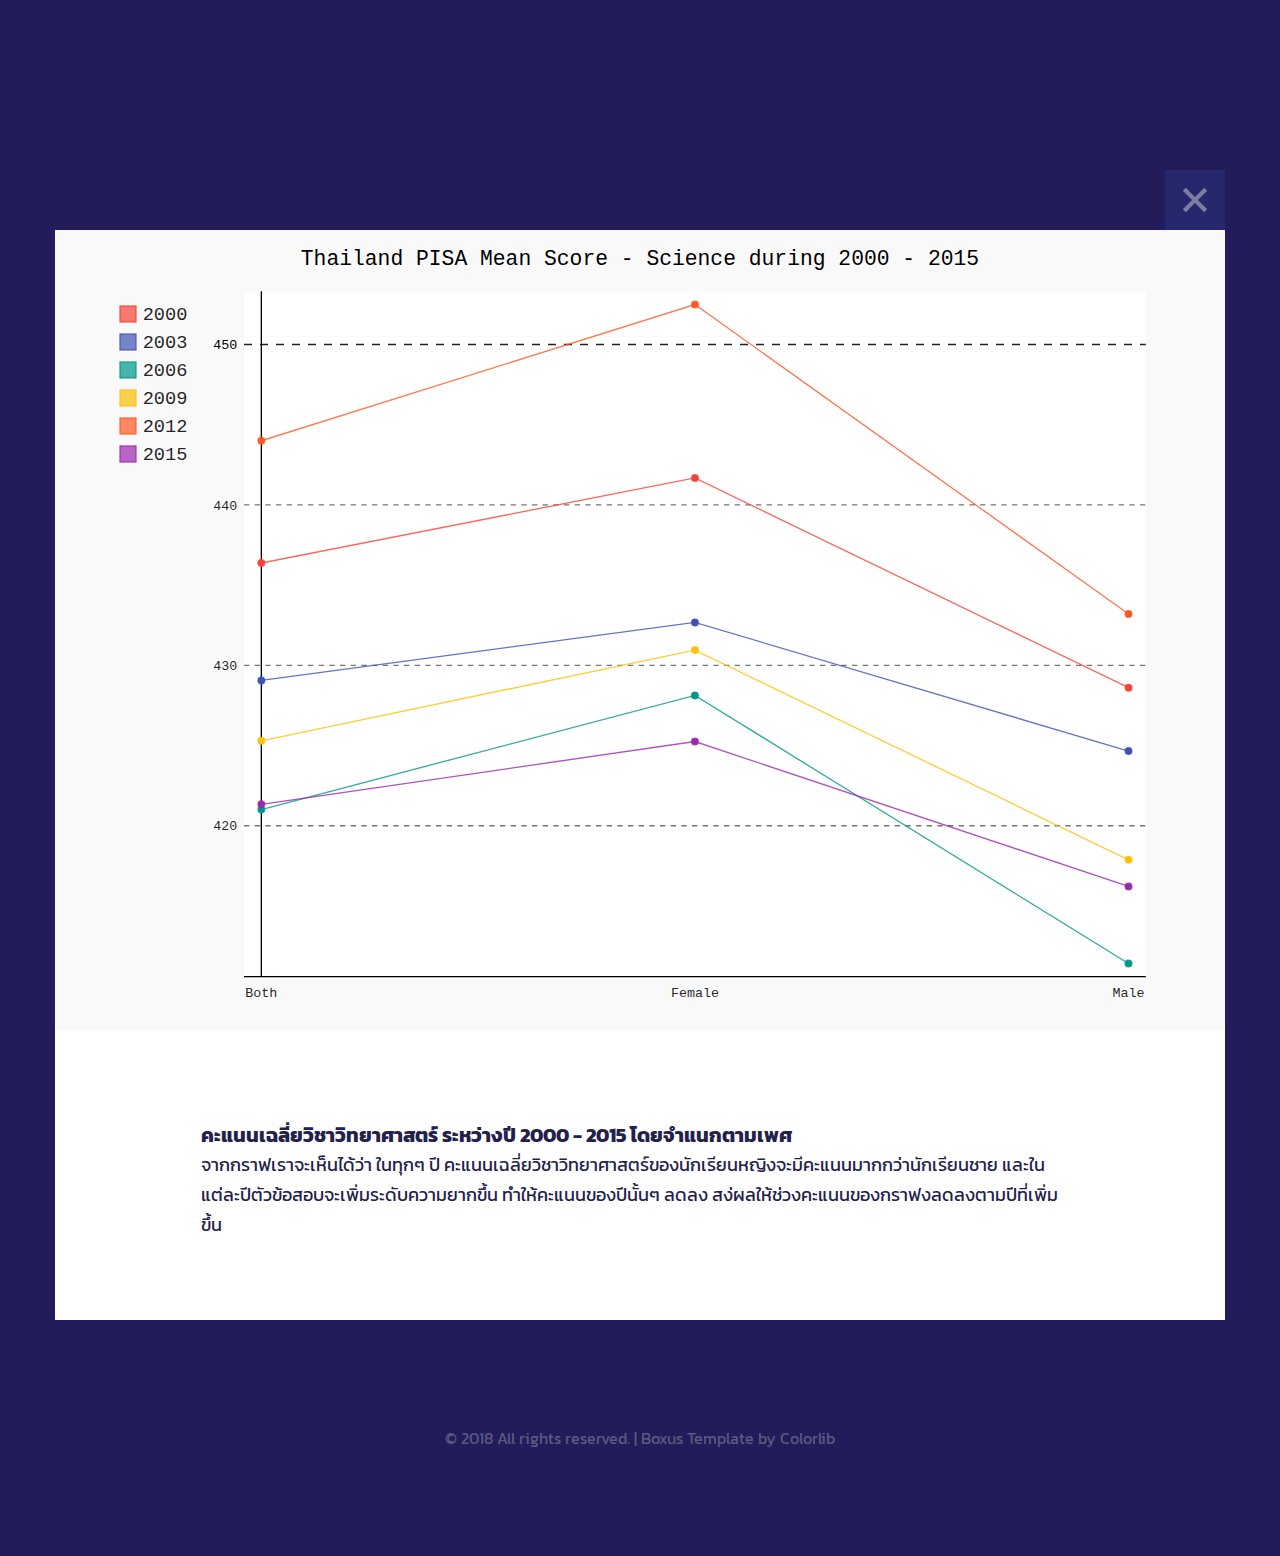
<file: PISA/Mean3.html>
<!DOCTYPE HTML>
<html lang="en-US">
    <head>
        <title>[Mean Score] - Science</title>
        <meta http-equiv="Content-Type" content="text/html; charset=UTF-8">
        <meta name="description" content="Template by Colorlib" />
        <meta name="keywords" content="HTML, CSS, JavaScript, PHP" />
        <meta name="author" content="Colorlib" />
        <meta name="viewport" content="width=device-width, initial-scale=1, maximum-scale=1">

        <link rel="shortcut icon" href="images/favicon.png" />
        <link href="https://fonts.googleapis.com/css?family=Kanit:300" rel="stylesheet">
        <link rel="stylesheet" type="text/css"  href='css/clear.css' />
        <link rel="stylesheet" type="text/css"  href='css/common.css' />
        <link rel="stylesheet" type="text/css"  href='css/font-awesome.min.css' />
        <link rel="stylesheet" type="text/css"  href='css/carouFredSel.css' />
        <link rel="stylesheet" type="text/css"  href='css/prettyPhoto.css' />
        <link rel="stylesheet" type="text/css"  href='css/sm-clean.css' />
        <link rel="stylesheet" type="text/css"  href='style.css' />

        <!--[if lt IE 9]>
                <script src="js/html5.js"></script>
        <![endif]-->

    </head>
    <body class="single-portfolio">

        <!-- Preloader Gif -->
        <table class="doc-loader">
            <tr>
                <td>
                    <img src="demo-images/loading.gif" alt="Loading..." />
                </td>
            </tr>
        </table>

        <!-- Menu -->
        <div class="menu-wrapper center-relative">
            <nav id="header-main-menu">
                <div class="mob-menu">MENU</div>
                <ul class="main-menu sm sm-clean">
                    <li><a href="#home">Home</a></li>
                    <li><a href="#services">Services</a></li>
                    <li><a href="#portfolio">Portfolio</a></li>
                    <li><a href="#about">About</a></li>
                    <li><a href="#news">News</a></li>
                    <li><a href="#video">Video</a></li>
                    <li><a href="#skills">Skills</a></li>
                    <li><a href="#contact">Contact</a></li>
                </ul>
            </nav>
        </div>



        <article id="portfolio-2" class="section portfolio">
            <div class="center-relative content-1170">
                <div class="entry-content">
                    <div class="content-wrap relative">
                        <a class="absolute x-close" href="index.html#portfolio">
                            <img src="images/icon_x.svg" alt="Close">
                        </a>

                        <script>
                            var aboutImage_speed = "500";
                            var aboutImage_auto = "false";
                            var aboutImage_hover = "true";
                        </script>
                        <div class="image-slider-wrapper relative img aboutImage">
                            <div class="caroufredsel_wrapper">
                                <ul id="aboutImage" class="image-slider slides">
                                    <iframe src="demo-images/[Mean Score] - Science.svg" width="700" height="800"></iframe>
                                    <li><img src="demo-images/about_img_05.jpg" alt=""></li>
                                    <li><img src="demo-images/about_img_06.jpg" alt=""></li>
                                </ul>
                            </div>
                            <div class="clear"></div>
                        </div>

                        <div class="clear"></div>
                        <br>
                        <br>
                        <br>
                        <div class="card-center">
                            <h1>คะแนนเฉลี่ยวิชาวิทยาศาสตร์ ระหว่างปี 2000 - 2015 โดยจำแนกตามเพศ</h1>
                            <p>จากกราฟเราจะเห็นได้ว่า ในทุกๆ ปี คะแนนเฉลี่ยวิชาวิทยาศาสตร์ของนักเรียนหญิงจะมีคะแนนมากกว่านักเรียนชาย และในแต่ละปีตัวข้อสอบจะเพิ่มระดับความยากขึ้น ทำให้คะแนนของปีนั้นๆ ลดลง สง่ผลให้ช่วงคะแนนของกราฟงลดลงตามปีที่เพิ่มขึ้น</p>
                            <br>
                        </div>
                        <div class="clear"></div>
                    </div>
                </div>
                <div class="clear"></div>
            </div>



            <!-- Footer -->
            <footer>
                <div class="footer content-1170 center-relative">
                    <ul>
                        <li class="copyright-footer">
                            © 2018 All rights reserved. | Boxus Template by <a href="https://colorlib.com" target="_blank">Colorlib</a>
                        </li>
                    </ul>
                </div>
            </footer>
        </article>


        <!--Load JavaScript-->
        <script type="text/javascript" src="js/jquery.js"></script>
        <script type='text/javascript' src='js/jquery.sticky-kit.min.js'></script>
        <script type='text/javascript' src='js/jquery.smartmenus.min.js'></script>
        <script type='text/javascript' src='js/jquery.sticky.js'></script>
        <script type='text/javascript' src='js/jquery.dryMenu.js'></script>
        <script type='text/javascript' src='js/isotope.pkgd.js'></script>
        <script type='text/javascript' src='js/jquery.carouFredSel-6.2.0-packed.js'></script>
        <script type='text/javascript' src='js/jquery.mousewheel.min.js'></script>
        <script type='text/javascript' src='js/jquery.touchSwipe.min.js'></script>
        <script type='text/javascript' src='js/jquery.easing.1.3.js'></script>
        <script type='text/javascript' src='js/imagesloaded.pkgd.js'></script>
        <script type='text/javascript' src='js/jquery.prettyPhoto.js'></script>
        <script type='text/javascript' src='js/main.js'></script>
    </body>
</html>
</file>
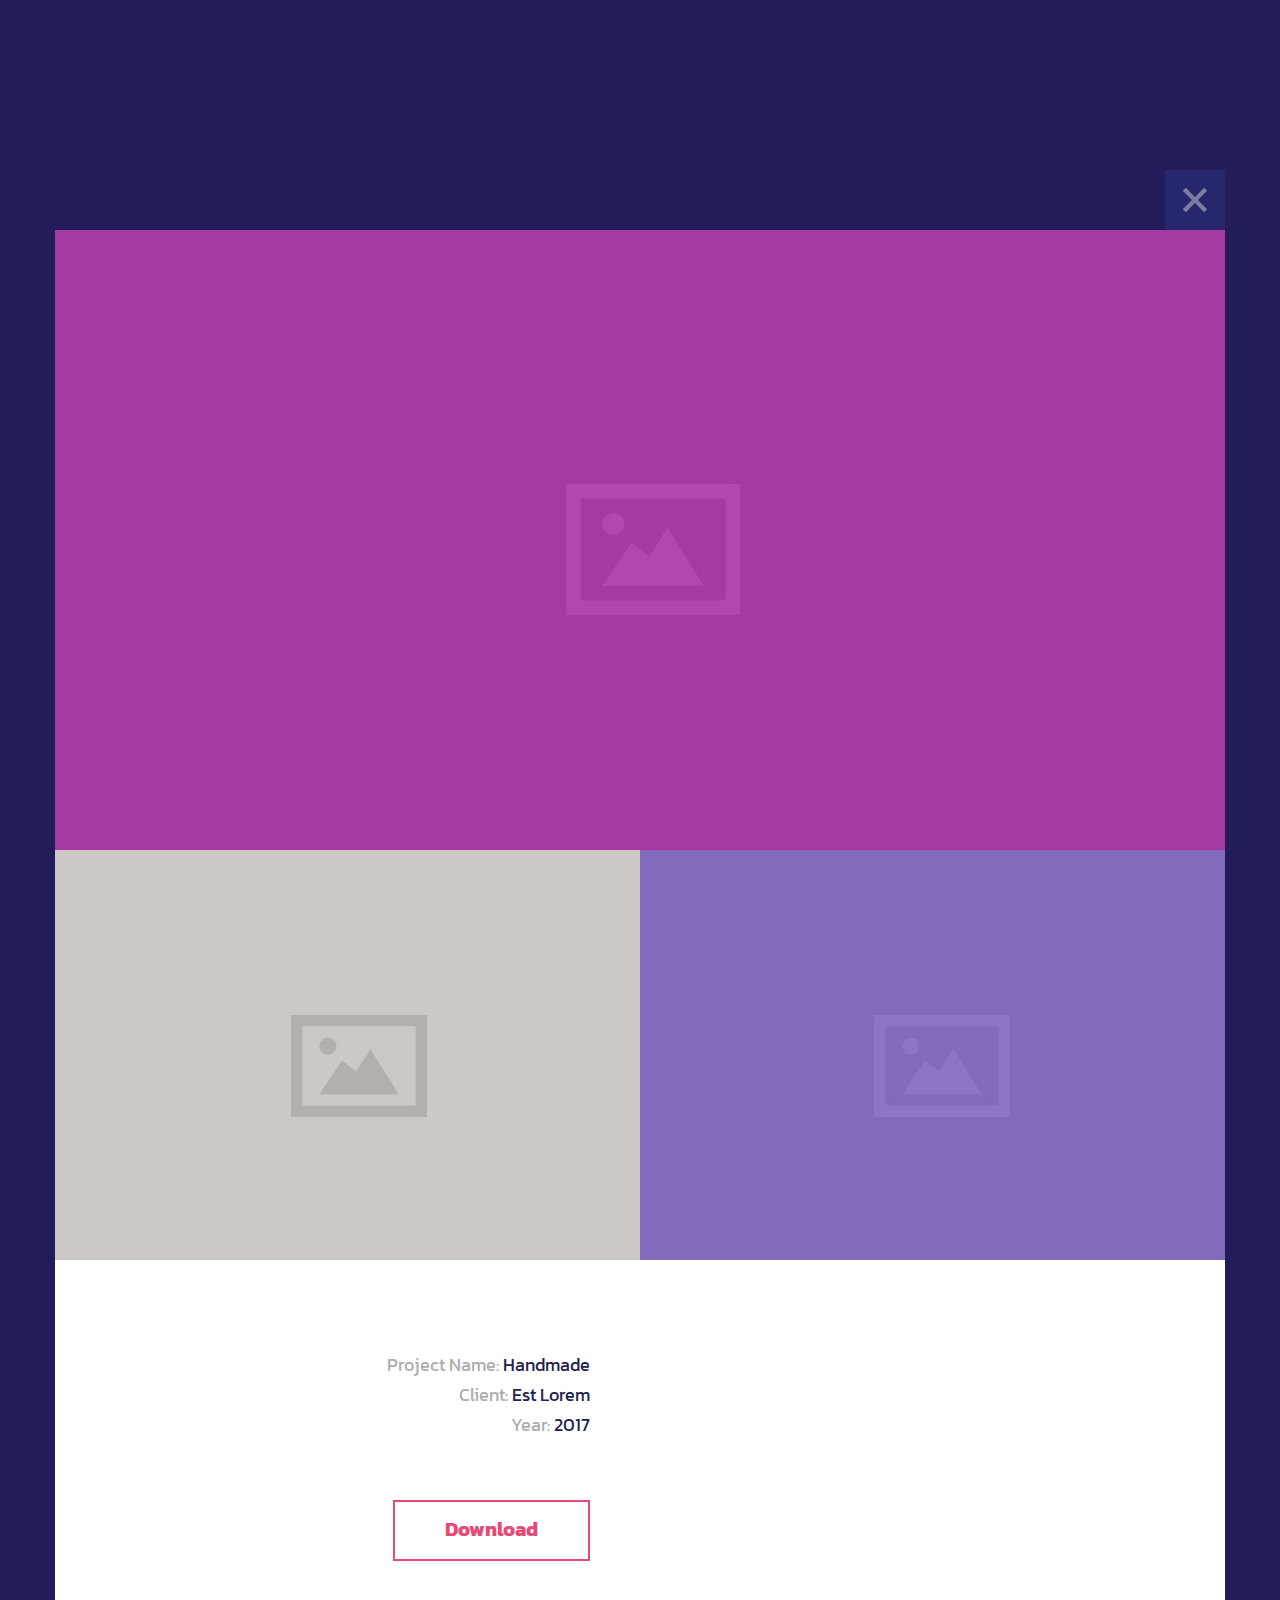
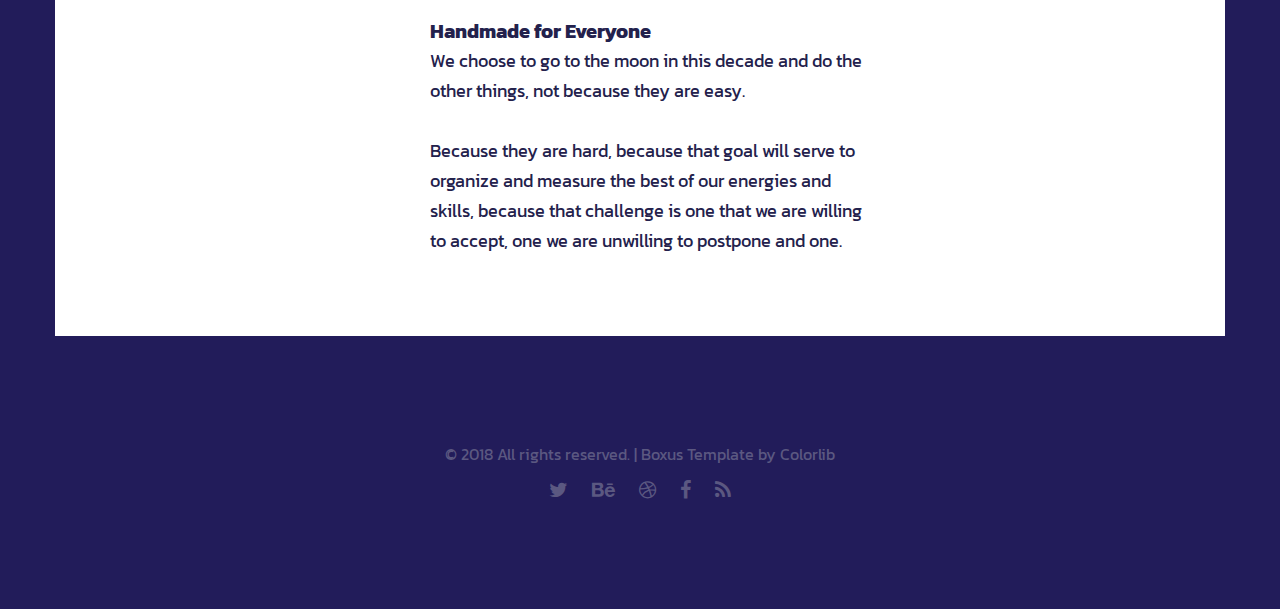
<file: PISA/single-portfolio.html>
<!DOCTYPE HTML>
<html lang="en-US">
    <head>
        <title>Boxus - Html Responsive One Page Template</title>
        <meta http-equiv="Content-Type" content="text/html; charset=UTF-8">
        <meta name="description" content="Template by Colorlib" />
        <meta name="keywords" content="HTML, CSS, JavaScript, PHP" />
        <meta name="author" content="Colorlib" />
        <meta name="viewport" content="width=device-width, initial-scale=1, maximum-scale=1">

        <link rel="shortcut icon" href="images/favicon.png" />
        <link href='http://fonts.googleapis.com/css?family=Roboto:300,400,400i,700,700i,900|Montserrat:400,700|PT+Serif' rel='stylesheet' type='text/css'>
        <link rel="stylesheet" type="text/css"  href='css/clear.css' />
        <link rel="stylesheet" type="text/css"  href='css/common.css' />
        <link rel="stylesheet" type="text/css"  href='css/font-awesome.min.css' />
        <link rel="stylesheet" type="text/css"  href='css/carouFredSel.css' />
        <link rel="stylesheet" type="text/css"  href='css/prettyPhoto.css' />
        <link rel="stylesheet" type="text/css"  href='css/sm-clean.css' />
        <link rel="stylesheet" type="text/css"  href='style.css' />

        <!--[if lt IE 9]>
                <script src="js/html5.js"></script>
        <![endif]-->

    </head>
    <body class="single-portfolio">

        <!-- Preloader Gif -->
        <table class="doc-loader">
            <tr>
                <td>
                    <img src="images/ajax-document-loader.gif" alt="Loading..." />
                </td>
            </tr>
        </table>

        <!-- Menu -->
        <div class="menu-wrapper center-relative">
            <nav id="header-main-menu">
                <div class="mob-menu">MENU</div>
                <ul class="main-menu sm sm-clean">
                    <li><a href="#home">Home</a></li>
                    <li><a href="#services">Services</a></li>
                    <li><a href="#portfolio">Portfolio</a></li>
                    <li><a href="#about">About</a></li>
                    <li><a href="#news">News</a></li>
                    <li><a href="#video">Video</a></li>
                    <li><a href="#skills">Skills</a></li>
                    <li><a href="#contact">Contact</a></li>
                </ul>
            </nav>
        </div>



        <article id="portfolio-1" class="section portfolio">
            <div class="center-relative content-1170">
                <div class="entry-content">
                    <div class="content-wrap relative">
                        <a class="absolute x-close" href="index.html#portfolio">
                            <img src="images/icon_x.svg" alt="Close">
                        </a>

                        <div class="one margin-0">
                            <img src="demo-images/item_img_01.jpg" alt="">
                        </div>
                        <div class="clear"></div>
                        <div class="one_half margin-0">
                            <img src="demo-images/item_img_02.jpg" alt="">
                        </div>
                        <div class="one_half last margin-0">
                            <img src="demo-images/item_img_03.jpg" alt="">
                        </div>
                        <div class="clear"></div>
                        <br>
                        <br>
                        <br>

                        <div class="one_half text-right">
                            <p>
                                <span style="color: #adadad;">Project Name:</span> Handmade<br>
                                <span style="color: #adadad;">Client:</span> Est Lorem<br>
                                <span style="color: #adadad;">Year:</span> 2017
                            </p>
                           <br>
                           <br>
                            <div class="text-right">
                                <a href="#" target="_self" class="button ">Download</a>
                            </div>
                        </div>
                        <div class="one_half last ">
                            <h1>Handmade for Everyone</h1>
                            <p>We choose to go to the moon in this decade and do the other things, not because they are easy.</p>
                            <br>
                            <p>
                                Because they are hard, because that goal will serve to organize and measure the best of our energies and skills, because that challenge is one that we are willing to accept, one we are unwilling to postpone and one.<br>
                            </p>
                        </div>
                        <div class="clear"></div>
                    </div>
                </div>
                <div class="clear"></div>
            </div>



            <!-- Footer -->
            <footer>
                <div class="footer content-1170 center-relative">
                    <ul>
                        <li class="copyright-footer">
                            © 2018 All rights reserved. | Boxus Template by <a href="https://colorlib.com" target="_blank">Colorlib</a>
                        </li>
                        <li class="social-footer">
                            <a href="#"><span class="fa fa-twitter"></span></a>
                            <a href="#"><span class="fa fa-behance"></span></a>
                            <a href="#"><span class="fa fa-dribbble"></span></a>
                            <a href="#"><span class="fa fa-facebook"></span></a>
                            <a href="#"><span class="fa fa-rss"></span></a>
                        </li>
                    </ul>
                </div>
            </footer>
        </article>




        <!--Load JavaScript-->
        <script type="text/javascript" src="js/jquery.js"></script>
        <script type='text/javascript' src='js/jquery.sticky-kit.min.js'></script>
        <script type='text/javascript' src='js/jquery.smartmenus.min.js'></script>
        <script type='text/javascript' src='js/jquery.sticky.js'></script>
        <script type='text/javascript' src='js/jquery.dryMenu.js'></script>
        <script type='text/javascript' src='js/isotope.pkgd.js'></script>
        <script type='text/javascript' src='js/jquery.carouFredSel-6.2.0-packed.js'></script>
        <script type='text/javascript' src='js/jquery.mousewheel.min.js'></script>
        <script type='text/javascript' src='js/jquery.touchSwipe.min.js'></script>
        <script type='text/javascript' src='js/jquery.easing.1.3.js'></script>
        <script type='text/javascript' src='js/imagesloaded.pkgd.js'></script>
        <script type='text/javascript' src='js/jquery.prettyPhoto.js'></script>
        <script type='text/javascript' src='js/main.js'></script>
    </body>
</html>
</file>
<file: PISA/css/clear.css>
html, body, div, span, object, iframe,
h1, h2, h3, h4, h5, h6, p, blockquote, pre,
abbr, address, cite, code,
del, dfn, em, img, ins, kbd, q, samp,
small, strong, sub, sup, var,
b, i, ol, ul, li,
fieldset, form, label, legend,
table, caption, tbody, tfoot, thead, tr, th, td,
article, aside, canvas, details, figcaption, figure, 
footer, header, hgroup, menu, nav, section, summary,
time, mark, audio, video {
    margin:0;
    padding:0;
    border:0;
    outline: none;
    font-size:100%;
    vertical-align:baseline;
    background:transparent;
}

body {
    line-height:1;
}

article,aside,details,figcaption,figure,
footer,header,hgroup,menu,nav,section { 
    display:block;
}

nav ul,ul,ol {
    list-style:none;
}

blockquote, q {
    quotes:none;
}

blockquote:before, blockquote:after,
q:before, q:after {
    content:'';
    content:none;
}

a {
    margin:0;
    padding:0;
    font-size:100%;
	outline: none;
    vertical-align:baseline;
    background:transparent;
}

ins {
    background-color:#ff9;
    color:#000;
    text-decoration:none;
}

mark {
    background-color:#ff9;
    color:#000; 
    font-style:italic;
    font-weight:bold;
}

del {
    text-decoration: line-through;
}

abbr[title], dfn[title] {
    border-bottom:1px dotted;
    cursor:help;
}

table {
    border-collapse:collapse;
    border-spacing:0;
}

hr {
    display:block;
    height:1px;
    border:0;   
    border-top:1px solid #cccccc;
    margin:1em 0;
    padding:0;
}

input, select {
    vertical-align:middle;
}

input:focus, textarea:focus
{
    outline: none;
}
</file>
<file: PISA/css/common.css>
a.wp-ver
{
    color: red !important;
    font-weight: 700 !important;
}
.block
{
    display: block;
}
.hidden
{
    display: none;
}
.clear
{
    clear: both;
}
.left
{
    float: left;
}
.right
{
    float: right;
}
.line-height
{
    line-height: 0;
}
.clear-right
{
    clear: right;
}
.clear-left
{
    clear: left;
}
.center-relative
{
    margin-left: auto;
    margin-right: auto;
}
.center-absolute
{
    left: 50%;
}
.center-text
{
    text-align: center !important;
}
.text-left
{
    text-align: left;
}
.text-right
{
    text-align: right;
}
.absolute
{
    position: absolute;
}
.fixed
{
    position: fixed;
}
.relative
{
    position: relative;
}
.margin-0, .margin-0 img
{
    margin: 0 !important;
    line-height: 0;
}
.top-0
{
    margin-top: 0 !important;
}
.top-5
{
    margin-top: 5px !important;	
}
.top-10
{
    margin-top: 10px;	
}
.top-15
{
    margin-top: 15px;	
}
.top-20
{
    margin-top: 20px;
}
.top-25
{
    margin-top: 25px;	
}
.top-30
{
    margin-top: 30px;	
}
.top-50
{
    margin-top: 50px;	
}
.top-60
{
    margin-top: 60px;	
}
.top-70
{
    margin-top: 70px;	
}
.top-75
{
    margin-top: 75px;	
}
.top-80
{
    margin-top: 80px;
}
.top-100
{
    margin-top: 100px;	
}
.top-105
{
    margin-top: 105px;	
}
.top-120
{
    margin-top: 120px;
}
.top-150
{
    margin-top: 150px;	
}
.top-200
{
    margin-top: 200px;	
}
.top-negative-30
{
    margin-top: -30px;
}
.left-35
{
    margin-left:35px;
}
.right-35
{
    margin-right:35px;
}
.bottom-0
{
    margin-bottom: 0 !important;
}
.bottom-10
{
    margin-bottom: 10px !important;
}
.bottom-20
{
    margin-bottom: 20px !important;
}
.bottom-25
{
    margin-bottom: 25px !important;
}
.bottom-30
{
    margin-bottom: 30px !important;
}
.bottom-50
{
    margin-bottom: 50px !important;
}
.bottom-100
{
    margin-bottom: 100px !important;
}
.bottom-150
{
    margin-bottom: 150px !important;
}
.bottom-200
{
    margin-bottom: 200px !important;
}
.width-25
{
    width: 25%;
}
.width-50
{
    width: 50%;
}
.width-75
{
    width: 75%;
}
.width-85
{
    width: 85%;
}
.width-100
{
    width: 100%;
}
.sticky
{
    font-size: 100%;
}
blockquote
{
    font-family: 'Montserrat', sans-serif;
    margin-top: 50px;
    margin-bottom: 50px;
    font-size: 20px;
    line-height: 35px;
    color: #e64b77;
    font-weight: 400;
    position: relative;
    z-index: 2;
}
blockquote.inline-blockquote
{
    width: 395px;
    float: left;
    margin-left: -40px;
    margin-right: 40px;
    margin-top: 70px;

}
blockquote p
{
    position: relative;
    z-index: 2;
}
.wrap-blockquote
{
    display: inline;
}
address
{
    font-size: 32px;
    line-height: 50px;
    font-style: normal;
}
iframe
{
    width: 100%;
}
a.button
{
    display: inline-block;
    color: #e54b76;
    border: 2px solid #e54b76;
    text-align: center;
    padding-bottom: 15px;
    padding-top: 12px;
    padding-left: 50px;
    padding-right: 50px;
    cursor: pointer;
    margin-bottom: 25px;
    vertical-align: middle;
    text-decoration: none;
    font-size: 20px;
    font-weight: 700;
    transition: all .2s linear;
}
a.button:active
{
    position: relative;
    top: 1px;	
}
a.button:hover
{
    color: white;
    background-color: #e54b76;
}

h1,h2,h3,h4,h5,h6
{
    padding: 20px 0;
}
h1
{
    font-size: 38px;
    line-height: 38px;    
}
h2
{
    font-size: 34px;    
    line-height: 34px;    
}
h3
{
    font-size: 32px;  
    line-height: 32px;    
}
h4
{
    font-size: 30px;    
}
h5
{
    font-size: 28px;   
}
h6
{
    font-size: 26px;    
}
em
{
    font-style: italic;
}
ol
{
    list-style-type: decimal;
}
pre
{
    word-wrap: break-word;
}
.single-content table, .single-content th, .single-content td, .page-content table, .page-content th, .page-content td
{
    border:1px solid black;
    padding: 10px;
    vertical-align: middle;
}
sup
{
    vertical-align: super;
    font-size: smaller;
}
sub
{
    vertical-align: sub;
    font-size: smaller;
}
.single-content ol
{
    display: block;
    list-style-type: decimal;
    margin: 0 0 14px 17px;
}
.single-content ul
{
    display: block;
    list-style-type: disc;
    margin: 0 0 14px 17px;
}

/* COLUMNS */

.one,  .one_half,  .one_third,  .two_third,  .three_fourth, 
.one_fourth{
    margin-right: 100px;
    float: left;
    position: relative;
    margin-bottom: 30px;
}
.last{
    margin-right: 0 !important;
    clear: right;
}
.one{
    float: none;
    display: block;
    clear: both;
    margin-right: 0;
}
.one_half{
    width: 290px;
}

.one img,  .one_half img,  .one_third img,  .two_third img, 
.three_fourth img,  .one_fourth img{
    max-width: 100%;
    height: auto;
    max-height: 100%;
    width: auto;	
}

.one.margin-0 img, .one_half.margin-0 img, .one_third.margin-0 img, .two_third.margin-0 img, 
.one_fourth.margin-0 img, .three_fourth.margin-0 img{
    width: 100% !important;
}

.one.margin-0
{
    width: 100% !important;
    padding: 0 !important;
}

.one_half.margin-0{
    width: 50% !important;
    float: left !important;
    padding: 0 !important;
}

.one_third.margin-0{
    width: 33.333333333%;
    float: left !important;
    padding: 0 !important;
}
.two_third.margin-0{
    width: 66.666666666%;
    float: left !important;
    padding: 0 !important;
}
.one_fourth.margin-0{
    width: 25%;
    float: left !important;
    padding: 0 !important;
}
.three_fourth.margin-0{
    width: 75%;
    float: left !important;
    padding: 0 !important;
}

/* MENU */

/* Mobile first layout SmartMenus Core CSS (it's not recommended editing these rules)
   You need this once per page no matter how many menu trees or different themes you use.
-------------------------------------------------------------------------------------------*/

.sm,.sm ul,.sm li{display:block;list-style:none;margin:0;padding:0;line-height:normal;direction:ltr;-webkit-tap-highlight-color:rgba(0,0,0,0);}
.sm-rtl,.sm-rtl ul,.sm-rtl li{direction:rtl;text-align:right;}
.sm>li>h1,.sm>li>h2,.sm>li>h3,.sm>li>h4,.sm>li>h5,.sm>li>h6{margin:0;padding:0;}
.sm ul{display:none;}
.sm li,.sm a{position:relative;}
.sm a{display:block;}
.sm a.disabled{cursor:not-allowed;}
.sm:after{content:"\00a0";display:block;height:0;font:0px/0 serif;clear:both;visibility:hidden;overflow:hidden;}
.sm,.sm *,.sm *:before,.sm *:after{-moz-box-sizing:border-box;-webkit-box-sizing:border-box;box-sizing:border-box;}




/* WP DEFAULT CLASSES */

.alignnone {
    margin: 5px 20px 20px 0;
}

.aligncenter,
div.aligncenter {
    display: block;
    margin: 5px auto 5px auto;
}

.alignright {
    float:right;
    margin: 5px 0 20px 20px;
}

.alignleft {
    float: left;
    margin: 5px 20px 20px 0;
}

.aligncenter 
{
    display: block;
    margin: 5px auto 5px auto;
}

a img.alignright 
{
    float: right;
    margin: 5px 0 20px 20px;
}

a img.alignnone 
{
    margin: 20px 0px;
}

a img.alignleft 
{
    float: left;
    margin: 5px 20px 20px 0;
}

a img.aligncenter 
{
    display: block;
    margin-left: auto;
    margin-right: auto
}

.wp-caption 
{
    max-width: 100%;
}

.wp-caption.alignnone 
{
    margin: 20px 0px;
}

.wp-caption.alignleft 
{
    margin: 5px 20px 20px 0;
    text-align: left;
}

.wp-caption.alignright 
{
    margin: 5px 0 20px 20px;
    text-align: right;
}

.wp-caption img 
{
    width: auto;
    height: auto;
    max-width: 100%;
    max-height: 100%;
}

.wp-caption p.wp-caption-text 
{
    font-family: 'Montserrat', sans-serif;    
    font-size: 18px;
    color: #191919;
    padding-left: 100px;
    padding-top: 10px;
    padding-bottom: 30px;
}
.gallery-caption
{
    font-size: 100%;
}
.bypostauthor
{
    font-size: 100%;
}
/* Text meant only for screen readers. */
.screen-reader-text {
    clip: rect(1px, 1px, 1px, 1px);
    position: absolute !important;
    height: 1px;
    width: 1px;
    overflow: hidden;
}

.screen-reader-text:focus {
    background-color: #f1f1f1;
    border-radius: 3px;
    box-shadow: 0 0 2px 2px rgba(0, 0, 0, 0.6);
    clip: auto !important;
    color: #21759b;
    display: block;
    font-size: 14px;
    font-size: 0.875rem;
    font-weight: bold;
    height: auto;
    left: 5px;
    line-height: normal;
    padding: 15px 23px 14px;
    text-decoration: none;
    top: 5px;
    width: auto;
    z-index: 100000; /* Above WP toolbar. */
}
</file>
<file: PISA/css/carouFredSel.css>
.list_carousel.responsive {	
    margin-left: 0;
    width: 91%;
}
.list_carousel ul {
    margin: 0;
    padding: 0;
    list-style: none;
    display: block;
}
.list_carousel li {
    text-align: center;		
    padding: 0;
    display: block;
    float: left;
    position: relative;
}	

.image-slider-wrapper.service a.image_slider_next{background-image: url(../images/navigation_arrows_right.svg); width: 50px; height: 50px; z-index: 2; position: absolute; top: -150px; }
.image-slider-wrapper.img a.image_slider_next{background-color: gray; -webkit-mask-image: url(../images/navigation_arrows_right.svg); mask-image: url(../images/navigation_arrows_right.svg); width: 50px; height: 50px; z-index: 2; position: absolute; top: 15px; left: 15px;}
.carousel_text_next{background-image: url(../images/navigation_arrows_right.svg); width: 50px; height: 50px; margin-top: 50px; display: block !important; }
a.image_slider_next:hover, .carousel_text_next:hover, .carousel_fw_next:hover {background-position: 0 -50px;}
.carousel_pagination {margin-top: 50px; margin-bottom: 50px; margin-left: 160px;}
.carousel_pagination a {margin: 0 0 0 5px; float: left; transition: background-color .2s linear}
.carousel_pagination a:first-child {margin: 0;}
.carousel_pagination a {width: 18px; height: 18px; border-radius: 90%; display: block; cursor: pointer; text-indent: -9999px;}
.caroufredsel_wrapper{z-index: 1 !important; margin-top: 0 !important; margin-left: 0 !important;}
.fw_carousel_pagination {text-align: center; transition: background-color .2s linear;  margin-top: 80px;}
.fw_carousel_pagination a {text-indent: -9999px; border: 5px solid #fff; width: 25px; height: 25px; border-radius: 90%; margin: 0 10px; display: inline-block;}
.fw_carousel_pagination a.selected {background-color: #fff;}
li.fw-slide {margin: 0 10px; transition: opacity .2s linear;}
li.fw-slide img  {width: auto; height: auto; max-width: 180px; display: block; margin-left: auto; margin-right: auto;}
.fw-slide-text {color: #fff; font-size: 18px;}
.image-slider-wrapper.team .image_slider_next {background-image: url(../images/navigation_arrows_right.svg); width: 50px; height: 50px; z-index: 2; position: absolute; right: 300px; bottom: 30px;}
.carousel_fw_next {background-image: url(../images/navigation_arrows_right.svg); width: 50px; height: 50px; z-index: 2; display: none !important; margin-left: auto;  margin-right: auto; margin-top: 50px;}
</file>
<file: PISA/css/prettyPhoto.css>
/* ------------------------------------------------------------------------
        This you can edit.
------------------------------------------------------------------------- */

/* ----------------------------------
        Default Theme
----------------------------------- */

div.pp_default .pp_top,
div.pp_default .pp_top .pp_middle,
div.pp_default .pp_top .pp_left,
div.pp_default .pp_top .pp_right,
div.pp_default .pp_bottom,
div.pp_default .pp_bottom .pp_left,
div.pp_default .pp_bottom .pp_middle,
div.pp_default .pp_bottom .pp_right { height: 13px; }

div.pp_default .pp_content .ppt { color: #f8f8f8; }
div.pp_default .pp_content_container .pp_left { padding-left: 13px; }
div.pp_default .pp_content_container .pp_right { padding-right: 13px; }
/*div.pp_default .pp_content { background-color: #fff; }*/
div.pp_default .pp_next:hover { background: url(../images/prettyPhoto/default/sprite_next.png) center right  no-repeat; cursor: pointer; } /* Next button */
div.pp_default .pp_previous:hover { background: url(../images/prettyPhoto/default/sprite_prev.png) center left no-repeat; cursor: pointer; } /* Previous button */
div.pp_default .pp_expand { background: url(../images/prettyPhoto/default/sprite.png) 0 -29px no-repeat; cursor: pointer; width: 28px; height: 28px; } /* Expand button */
div.pp_default .pp_expand:hover { background: url(../images/prettyPhoto/default/sprite.png) 0 -56px no-repeat; cursor: pointer; } /* Expand button hover */
div.pp_default .pp_contract { background: url(../images/prettyPhoto/default/sprite.png) 0 -84px no-repeat; cursor: pointer; width: 28px; height: 28px; } /* Contract button */
div.pp_default .pp_contract:hover { background: url(../images/prettyPhoto/default/sprite.png) 0 -113px no-repeat; cursor: pointer; } /* Contract button hover */
div.pp_default .pp_close { width: 30px; height: 30px; background: url(../images/prettyPhoto/default/sprite.png) 2px 1px no-repeat; cursor: pointer; } /* Close button */
div.pp_default #pp_full_res .pp_inline { color: #000; background-color: white; padding: 30px; } 
.pp_inline img {max-width: 100%; max-height: 100%; width: auto; height: auto;}
div.pp_default .pp_gallery ul li a { background: url(../images/prettyPhoto/default/default_thumb.png) center center #f8f8f8; border:1px solid #aaa; }
div.pp_default .pp_gallery ul li a:hover,
div.pp_default .pp_gallery ul li.selected a { border-color: #fff; }
div.pp_default .pp_social { margin-top: 7px;}

div.pp_default .pp_gallery a.pp_arrow_previous,
div.pp_default .pp_gallery a.pp_arrow_next { position: static; left: auto; }
div.pp_default .pp_nav .pp_play,
div.pp_default .pp_nav .pp_pause { background: url(../images/prettyPhoto/default/sprite.png) -51px 1px no-repeat; height:30px; width:30px; }
div.pp_default .pp_nav .pp_pause { background-position: -51px -29px; }
div.pp_default .pp_details { position: relative; }
div.pp_default a.pp_arrow_previous,
div.pp_default a.pp_arrow_next { background: url(../images/prettyPhoto/default/sprite.png) -31px -3px no-repeat; height: 20px; margin: 4px 0 0 0; width: 20px; }
div.pp_default a.pp_arrow_next { left: 52px; background-position: -82px -3px; } /* The next arrow in the bottom nav */
div.pp_default .pp_content_container .pp_details { margin-top: 5px; }
div.pp_default .pp_nav { clear: none; height: 30px; width: 110px; position: relative; }
div.pp_default .pp_nav .currentTextHolder{ font-family: Georgia; font-style: italic; color:#999; font-size: 11px; left: 75px; line-height: 25px; margin: 0; padding: 0 0 0 10px; position: absolute; top: 2px; }

div.pp_default .pp_close:hover, div.pp_default .pp_nav .pp_play:hover, div.pp_default .pp_nav .pp_pause:hover, div.pp_default .pp_arrow_next:hover, div.pp_default .pp_arrow_previous:hover { opacity:0.7; }

div.pp_default .pp_description{ font-size: 11px; font-weight: bold; line-height: 14px; margin: 5px 50px 5px 0; }


div.pp_default .pp_loaderIcon { background: url(../images/prettyPhoto/default/loader.gif) center center no-repeat; background-color: white;} /* Loader icon */


/* ----------------------------------
        Light Rounded Theme
----------------------------------- */


div.light_rounded .pp_top .pp_left { background: url(../images/prettyPhoto/light_rounded/sprite.png) -88px -53px no-repeat; } /* Top left corner */
div.light_rounded .pp_top .pp_middle { background: #fff; } /* Top pattern/color */
div.light_rounded .pp_top .pp_right { background: url(../images/prettyPhoto/light_rounded/sprite.png) -110px -53px no-repeat; } /* Top right corner */

div.light_rounded .pp_content .ppt { color: #000; }
div.light_rounded .pp_content_container .pp_left,
div.light_rounded .pp_content_container .pp_right { background: #fff; }
div.light_rounded .pp_content { background-color: #fff; } /* Content background */
div.light_rounded .pp_next:hover { background: url(../images/prettyPhoto/light_rounded/btnNext.png) center right  no-repeat; cursor: pointer; } /* Next button */
div.light_rounded .pp_previous:hover { background: url(../images/prettyPhoto/light_rounded/btnPrevious.png) center left no-repeat; cursor: pointer; } /* Previous button */
div.light_rounded .pp_expand { background: url(../images/prettyPhoto/light_rounded/sprite.png) -31px -26px no-repeat; cursor: pointer; } /* Expand button */
div.light_rounded .pp_expand:hover { background: url(../images/prettyPhoto/light_rounded/sprite.png) -31px -47px no-repeat; cursor: pointer; } /* Expand button hover */
div.light_rounded .pp_contract { background: url(../images/prettyPhoto/light_rounded/sprite.png) 0 -26px no-repeat; cursor: pointer; } /* Contract button */
div.light_rounded .pp_contract:hover { background: url(../images/prettyPhoto/light_rounded/sprite.png) 0 -47px no-repeat; cursor: pointer; } /* Contract button hover */
div.light_rounded .pp_close { width: 75px; height: 22px; background: url(../images/prettyPhoto/light_rounded/sprite.png) -1px -1px no-repeat; cursor: pointer; } /* Close button */
div.light_rounded .pp_details { position: relative; }
div.light_rounded .pp_description { margin-right: 85px; }
div.light_rounded #pp_full_res .pp_inline { color: #000; } 
div.light_rounded .pp_gallery a.pp_arrow_previous,
div.light_rounded .pp_gallery a.pp_arrow_next { margin-top: 12px !important; }
div.light_rounded .pp_nav .pp_play { background: url(../images/prettyPhoto/light_rounded/sprite.png) -1px -100px no-repeat; height: 15px; width: 14px; }
div.light_rounded .pp_nav .pp_pause { background: url(../images/prettyPhoto/light_rounded/sprite.png) -24px -100px no-repeat; height: 15px; width: 14px; }

div.light_rounded .pp_arrow_previous { background: url(../images/prettyPhoto/light_rounded/sprite.png) 0 -71px no-repeat; } /* The previous arrow in the bottom nav */
div.light_rounded .pp_arrow_previous.disabled { background-position: 0 -87px; cursor: default; }
div.light_rounded .pp_arrow_next { background: url(../images/prettyPhoto/light_rounded/sprite.png) -22px -71px no-repeat; } /* The next arrow in the bottom nav */
div.light_rounded .pp_arrow_next.disabled { background-position: -22px -87px; cursor: default; }

div.light_rounded .pp_bottom .pp_left { background: url(../images/prettyPhoto/light_rounded/sprite.png) -88px -80px no-repeat; } /* Bottom left corner */
div.light_rounded .pp_bottom .pp_middle { background: #fff; } /* Bottom pattern/color */
div.light_rounded .pp_bottom .pp_right { background: url(../images/prettyPhoto/light_rounded/sprite.png) -110px -80px no-repeat; } /* Bottom right corner */

div.light_rounded .pp_loaderIcon { background: url(../images/prettyPhoto/light_rounded/loader.gif) center center no-repeat; } /* Loader icon */

/* ----------------------------------
        Dark Rounded Theme
----------------------------------- */

div.dark_rounded .pp_top .pp_left { background: url(../images/prettyPhoto/dark_rounded/sprite.png) -88px -53px no-repeat; } /* Top left corner */
div.dark_rounded .pp_top .pp_middle { background: url(../images/prettyPhoto/dark_rounded/contentPattern.png) top left repeat; } /* Top pattern/color */
div.dark_rounded .pp_top .pp_right { background: url(../images/prettyPhoto/dark_rounded/sprite.png) -110px -53px no-repeat; } /* Top right corner */

div.dark_rounded .pp_content_container .pp_left { background: url(../images/prettyPhoto/dark_rounded/contentPattern.png) top left repeat-y; } /* Left Content background */
div.dark_rounded .pp_content_container .pp_right { background: url(../images/prettyPhoto/dark_rounded/contentPattern.png) top right repeat-y; } /* Right Content background */
div.dark_rounded .pp_content { background: url(../images/prettyPhoto/dark_rounded/contentPattern.png) top left repeat; } /* Content background */
div.dark_rounded .pp_next:hover { background: url(../images/prettyPhoto/dark_rounded/btnNext.png) center right  no-repeat; cursor: pointer; } /* Next button */
div.dark_rounded .pp_previous:hover { background: url(../images/prettyPhoto/dark_rounded/btnPrevious.png) center left no-repeat; cursor: pointer; } /* Previous button */
div.dark_rounded .pp_expand { background: url(../images/prettyPhoto/dark_rounded/sprite.png) -31px -26px no-repeat; cursor: pointer; } /* Expand button */
div.dark_rounded .pp_expand:hover { background: url(../images/prettyPhoto/dark_rounded/sprite.png) -31px -47px no-repeat; cursor: pointer; } /* Expand button hover */
div.dark_rounded .pp_contract { background: url(../images/prettyPhoto/dark_rounded/sprite.png) 0 -26px no-repeat; cursor: pointer; } /* Contract button */
div.dark_rounded .pp_contract:hover { background: url(../images/prettyPhoto/dark_rounded/sprite.png) 0 -47px no-repeat; cursor: pointer; } /* Contract button hover */
div.dark_rounded .pp_close { width: 75px; height: 22px; background: url(../images/prettyPhoto/dark_rounded/sprite.png) -1px -1px no-repeat; cursor: pointer; } /* Close button */
div.dark_rounded .pp_details { position: relative; }
div.dark_rounded .pp_description { margin-right: 85px; }
div.dark_rounded .currentTextHolder { color: #c4c4c4; }
div.dark_rounded .pp_description { color: #fff; }
div.dark_rounded #pp_full_res .pp_inline { color: #fff; }
div.dark_rounded .pp_gallery a.pp_arrow_previous,
div.dark_rounded .pp_gallery a.pp_arrow_next { margin-top: 12px !important; }
div.dark_rounded .pp_nav .pp_play { background: url(../images/prettyPhoto/dark_rounded/sprite.png) -1px -100px no-repeat; height: 15px; width: 14px; }
div.dark_rounded .pp_nav .pp_pause { background: url(../images/prettyPhoto/dark_rounded/sprite.png) -24px -100px no-repeat; height: 15px; width: 14px; }

div.dark_rounded .pp_arrow_previous { background: url(../images/prettyPhoto/dark_rounded/sprite.png) 0 -71px no-repeat; } /* The previous arrow in the bottom nav */
div.dark_rounded .pp_arrow_previous.disabled { background-position: 0 -87px; cursor: default; }
div.dark_rounded .pp_arrow_next { background: url(../images/prettyPhoto/dark_rounded/sprite.png) -22px -71px no-repeat; } /* The next arrow in the bottom nav */
div.dark_rounded .pp_arrow_next.disabled { background-position: -22px -87px; cursor: default; }

div.dark_rounded .pp_bottom .pp_left { background: url(../images/prettyPhoto/dark_rounded/sprite.png) -88px -80px no-repeat; } /* Bottom left corner */
div.dark_rounded .pp_bottom .pp_middle { background: url(../images/prettyPhoto/dark_rounded/contentPattern.png) top left repeat; } /* Bottom pattern/color */
div.dark_rounded .pp_bottom .pp_right { background: url(../images/prettyPhoto/dark_rounded/sprite.png) -110px -80px no-repeat; } /* Bottom right corner */

div.dark_rounded .pp_loaderIcon { background: url(../images/prettyPhoto/dark_rounded/loader.gif) center center no-repeat; } /* Loader icon */


/* ----------------------------------
        Dark Square Theme
----------------------------------- */

div.dark_square .pp_left ,
div.dark_square .pp_middle,
div.dark_square .pp_right,
div.dark_square .pp_content { background: #000; }

div.dark_square .currentTextHolder { color: #c4c4c4; }
div.dark_square .pp_description { color: #fff; }
div.dark_square .pp_loaderIcon { background: url(../images/prettyPhoto/dark_square/loader.gif) center center no-repeat; } /* Loader icon */

div.dark_square .pp_expand { background: url(../images/prettyPhoto/dark_square/sprite.png) -31px -26px no-repeat; cursor: pointer; } /* Expand button */
div.dark_square .pp_expand:hover { background: url(../images/prettyPhoto/dark_square/sprite.png) -31px -47px no-repeat; cursor: pointer; } /* Expand button hover */
div.dark_square .pp_contract { background: url(../images/prettyPhoto/dark_square/sprite.png) 0 -26px no-repeat; cursor: pointer; } /* Contract button */
div.dark_square .pp_contract:hover { background: url(../images/prettyPhoto/dark_square/sprite.png) 0 -47px no-repeat; cursor: pointer; } /* Contract button hover */
div.dark_square .pp_close { width: 75px; height: 22px; background: url(../images/prettyPhoto/dark_square/sprite.png) -1px -1px no-repeat; cursor: pointer; } /* Close button */
div.dark_square .pp_details { position: relative; }
div.dark_square .pp_description { margin: 0 85px 0 0; }
div.dark_square #pp_full_res .pp_inline { color: #fff; }
div.dark_square .pp_gallery a.pp_arrow_previous,
div.dark_square .pp_gallery a.pp_arrow_next { margin-top: 12px !important; }
div.dark_square .pp_nav { clear: none; }
div.dark_square .pp_nav .pp_play { background: url(../images/prettyPhoto/dark_square/sprite.png) -1px -100px no-repeat; height: 15px; width: 14px; }
div.dark_square .pp_nav .pp_pause { background: url(../images/prettyPhoto/dark_square/sprite.png) -24px -100px no-repeat; height: 15px; width: 14px; }

div.dark_square .pp_arrow_previous { background: url(../images/prettyPhoto/dark_square/sprite.png) 0 -71px no-repeat; } /* The previous arrow in the bottom nav */
div.dark_square .pp_arrow_previous.disabled { background-position: 0 -87px; cursor: default; }
div.dark_square .pp_arrow_next { background: url(../images/prettyPhoto/dark_square/sprite.png) -22px -71px no-repeat; } /* The next arrow in the bottom nav */
div.dark_square .pp_arrow_next.disabled { background-position: -22px -87px; cursor: default; }

div.dark_square .pp_next:hover { background: url(../images/prettyPhoto/dark_square/btnNext.png) center right  no-repeat; cursor: pointer; } /* Next button */
div.dark_square .pp_previous:hover { background: url(../images/prettyPhoto/dark_square/btnPrevious.png) center left no-repeat; cursor: pointer; } /* Previous button */


/* ----------------------------------
        Light Square Theme
----------------------------------- */

div.light_square .pp_left ,
div.light_square .pp_middle,
div.light_square .pp_right,
div.light_square .pp_content { background: #fff; }

div.light_square .pp_content .ppt { color: #000; }
div.light_square .pp_expand { background: url(../images/prettyPhoto/light_square/sprite.png) -31px -26px no-repeat; cursor: pointer; } /* Expand button */
div.light_square .pp_expand:hover { background: url(../images/prettyPhoto/light_square/sprite.png) -31px -47px no-repeat; cursor: pointer; } /* Expand button hover */
div.light_square .pp_contract { background: url(../images/prettyPhoto/light_square/sprite.png) 0 -26px no-repeat; cursor: pointer; } /* Contract button */
div.light_square .pp_contract:hover { background: url(../images/prettyPhoto/light_square/sprite.png) 0 -47px no-repeat; cursor: pointer; } /* Contract button hover */
div.light_square .pp_close { width: 75px; height: 22px; background: url(../images/prettyPhoto/light_square/sprite.png) -1px -1px no-repeat; cursor: pointer; } /* Close button */
div.light_square .pp_details { position: relative; }
div.light_square .pp_description { margin-right: 85px; }
div.light_square #pp_full_res .pp_inline { color: #000; }
div.light_square .pp_gallery a.pp_arrow_previous,
div.light_square .pp_gallery a.pp_arrow_next { margin-top: 12px !important; }
div.light_square .pp_nav .pp_play { background: url(../images/prettyPhoto/light_square/sprite.png) -1px -100px no-repeat; height: 15px; width: 14px; }
div.light_square .pp_nav .pp_pause { background: url(../images/prettyPhoto/light_square/sprite.png) -24px -100px no-repeat; height: 15px; width: 14px; }

div.light_square .pp_arrow_previous { background: url(../images/prettyPhoto/light_square/sprite.png) 0 -71px no-repeat; } /* The previous arrow in the bottom nav */
div.light_square .pp_arrow_previous.disabled { background-position: 0 -87px; cursor: default; }
div.light_square .pp_arrow_next { background: url(../images/prettyPhoto/light_square/sprite.png) -22px -71px no-repeat; } /* The next arrow in the bottom nav */
div.light_square .pp_arrow_next.disabled { background-position: -22px -87px; cursor: default; }

div.light_square .pp_next:hover { background: url(../images/prettyPhoto/light_square/btnNext.png) center right  no-repeat; cursor: pointer; } /* Next button */
div.light_square .pp_previous:hover { background: url(../images/prettyPhoto/light_square/btnPrevious.png) center left no-repeat; cursor: pointer; } /* Previous button */

div.light_square .pp_loaderIcon { background: url(../images/prettyPhoto/light_rounded/loader.gif) center center no-repeat; } /* Loader icon */


/* ----------------------------------
        Facebook style Theme
----------------------------------- */

div.facebook .pp_top .pp_left { background: url(../images/prettyPhoto/facebook/sprite.png) -88px -53px no-repeat; } /* Top left corner */
div.facebook .pp_top .pp_middle { background: url(../images/prettyPhoto/facebook/contentPatternTop.png) top left repeat-x; } /* Top pattern/color */
div.facebook .pp_top .pp_right { background: url(../images/prettyPhoto/facebook/sprite.png) -110px -53px no-repeat; } /* Top right corner */

div.facebook .pp_content .ppt { color: #000; }
div.facebook .pp_content_container .pp_left { background: url(../images/prettyPhoto/facebook/contentPatternLeft.png) top left repeat-y; } /* Content background */
div.facebook .pp_content_container .pp_right { background: url(../images/prettyPhoto/facebook/contentPatternRight.png) top right repeat-y; } /* Content background */
div.facebook .pp_content { background: #fff; } /* Content background */
div.facebook .pp_expand { background: url(../images/prettyPhoto/facebook/sprite.png) -31px -26px no-repeat; cursor: pointer; } /* Expand button */
div.facebook .pp_expand:hover { background: url(../images/prettyPhoto/facebook/sprite.png) -31px -47px no-repeat; cursor: pointer; } /* Expand button hover */
div.facebook .pp_contract { background: url(../images/prettyPhoto/facebook/sprite.png) 0 -26px no-repeat; cursor: pointer; } /* Contract button */
div.facebook .pp_contract:hover { background: url(../images/prettyPhoto/facebook/sprite.png) 0 -47px no-repeat; cursor: pointer; } /* Contract button hover */
div.facebook .pp_close { width: 22px; height: 22px; background: url(../images/prettyPhoto/facebook/sprite.png) -1px -1px no-repeat; cursor: pointer; } /* Close button */
div.facebook .pp_details { position: relative; }
div.facebook .pp_description { margin: 0 37px 0 0; }
div.facebook #pp_full_res .pp_inline { color: #000; } 
div.facebook .pp_loaderIcon { background: url(../images/prettyPhoto/facebook/loader.gif) center center no-repeat; } /* Loader icon */

div.facebook .pp_arrow_previous { background: url(../images/prettyPhoto/facebook/sprite.png) 0 -71px no-repeat; height: 22px; margin-top: 0; width: 22px; } /* The previous arrow in the bottom nav */
div.facebook .pp_arrow_previous.disabled { background-position: 0 -96px; cursor: default; }
div.facebook .pp_arrow_next { background: url(../images/prettyPhoto/facebook/sprite.png) -32px -71px no-repeat; height: 22px; margin-top: 0; width: 22px; } /* The next arrow in the bottom nav */
div.facebook .pp_arrow_next.disabled { background-position: -32px -96px; cursor: default; }
div.facebook .pp_nav { margin-top: 0; }
div.facebook .pp_nav p { font-size: 15px; padding: 0 3px 0 4px; }
div.facebook .pp_nav .pp_play { background: url(../images/prettyPhoto/facebook/sprite.png) -1px -123px no-repeat; height: 22px; width: 22px; }
div.facebook .pp_nav .pp_pause { background: url(../images/prettyPhoto/facebook/sprite.png) -32px -123px no-repeat; height: 22px; width: 22px; }

div.facebook .pp_next:hover { background: url(../images/prettyPhoto/facebook/btnNext.png) center right no-repeat; cursor: pointer; } /* Next button */
div.facebook .pp_previous:hover { background: url(../images/prettyPhoto/facebook/btnPrevious.png) center left no-repeat; cursor: pointer; } /* Previous button */

div.facebook .pp_bottom .pp_left { background: url(../images/prettyPhoto/facebook/sprite.png) -88px -80px no-repeat; } /* Bottom left corner */
div.facebook .pp_bottom .pp_middle { background: url(../images/prettyPhoto/facebook/contentPatternBottom.png) top left repeat-x; } /* Bottom pattern/color */
div.facebook .pp_bottom .pp_right { background: url(../images/prettyPhoto/facebook/sprite.png) -110px -80px no-repeat; } /* Bottom right corner */


/* ------------------------------------------------------------------------
        DO NOT CHANGE
------------------------------------------------------------------------- */

div.pp_pic_holder a:focus { outline:none; }

div.pp_overlay {
    background: #000;
    display: none;
    left: 0;
    position: absolute;
    top: 0;
    width: 100%;
    z-index: 9999;
}

div.pp_pic_holder {
    display: none;
    position: absolute;
    width: 100px;
    z-index: 10000;
}


.pp_top {
    height: 20px;
    position: relative;
}
* html .pp_top { padding: 0 20px; }

.pp_top .pp_left {
    height: 20px;
    left: 0;
    position: absolute;
    width: 20px;
}
.pp_top .pp_middle {
    height: 20px;
    left: 20px;
    position: absolute;
    right: 20px;
}
* html .pp_top .pp_middle {
    left: 0;
    position: static;
}

.pp_top .pp_right {
    height: 20px;
    left: auto;
    position: absolute;
    right: 0;
    top: 0;
    width: 20px;
}

.pp_content { height: 40px; min-width: 40px; }
* html .pp_content { width: 40px; }

.pp_fade { display: none; }

.pp_content_container {
    position: relative;
    text-align: left;
    width: 100%;
}

.pp_content_container .pp_left { padding-left: 20px; }
.pp_content_container .pp_right { padding-right: 20px; }

.pp_content_container .pp_details {
    float: left;
    margin: 10px 0 2px 0;
}
.pp_description {
    display: none;
    margin: 0;
}

.pp_social { float: left; margin: 0; }
.pp_social .facebook { float: left; margin-left: 5px; width: 55px; overflow: hidden; }
.pp_social .twitter { float: left; }

.pp_nav {
    clear: right;
    float: left;
    margin: 3px 10px 0 0;
}

.pp_nav p {
    float: left;
    margin: 2px 4px;
    white-space: nowrap;
}

.pp_nav .pp_play,
.pp_nav .pp_pause {
    float: left;
    margin-right: 4px;
    text-indent: -10000px;
}

a.pp_arrow_previous,
a.pp_arrow_next {
    display: block;
    float: left;
    height: 15px;
    margin-top: 3px;
    overflow: hidden;
    text-indent: -10000px;
    width: 14px;
}

.pp_hoverContainer {
    position: absolute;
    top: 0;
    width: 100%;
    z-index: 2000;
}

.pp_gallery {
    display: none;
    left: 50%;
    margin-top: -50px;
    position: absolute;
    z-index: 10000;
}

.pp_gallery div {
    float: left;
    overflow: hidden;
    position: relative;
}

.pp_gallery ul {
    float: left;
    height: 35px;
    margin: 0 0 0 5px;
    padding: 0;
    position: relative;
    white-space: nowrap;
}

.pp_gallery ul a {
    border: 1px #000 solid;
    border: 1px rgba(0,0,0,0.5) solid;
    display: block;
    float: left;
    height: 33px;
    overflow: hidden;
}

.pp_gallery ul a:hover,
.pp_gallery li.selected a { border-color: #fff; }

.pp_gallery ul a img { border: 0; }

.pp_gallery li {
    display: block;
    float: left;
    margin: 0 5px 0 0;
    padding: 0;
}

.pp_gallery li.default a {
    background: url(../images/prettyPhoto/facebook/default_thumbnail.gif) 0 0 no-repeat;
    display: block;
    height: 33px;
    width: 50px;
}

.pp_gallery li.default a img { display: none; }

.pp_gallery .pp_arrow_previous,
.pp_gallery .pp_arrow_next {
    margin-top: 7px !important;
}

a.pp_next {
    background: url(../images/prettyPhoto/light_rounded/btnNext.png) 10000px 10000px no-repeat;
    display: block;
    float: right;
    height: 100%;
    text-indent: -10000px;
    width: 49%;
}

a.pp_previous {
    background: url(../images/prettyPhoto/light_rounded/btnNext.png) 10000px 10000px no-repeat;
    display: block;
    float: left;
    height: 100%;
    text-indent: -10000px;
    width: 49%;
}

a.pp_expand,
a.pp_contract {
    cursor: pointer;
    display: none;
    height: 20px;	
    position: absolute;
    right: 30px;
    text-indent: -10000px;
    top: 10px;
    width: 20px;
    z-index: 20000;
}

a.pp_close {
    position: absolute; right: 0; top: 0; 
    display: block;
    line-height:22px;
    text-indent: -10000px;
}

.pp_bottom {
    height: 20px;
    position: relative;
}
* html .pp_bottom { padding: 0 20px; }

.pp_bottom .pp_left {
    height: 20px;
    left: 0;
    position: absolute;
    width: 20px;
}
.pp_bottom .pp_middle {
    height: 20px;
    left: 20px;
    position: absolute;
    right: 20px;
}
* html .pp_bottom .pp_middle {
    left: 0;
    position: static;
}

.pp_bottom .pp_right {
    height: 20px;
    left: auto;
    position: absolute;
    right: 0;
    top: 0;
    width: 20px;
}

.pp_loaderIcon {
    display: block;
    height: 24px;
    left: 50%;
    margin: -12px 0 0 -12px;
    position: absolute;
    top: 50%;
    width: 24px;
}

#pp_full_res {
    line-height: 1 !important;
}

#pp_full_res .pp_inline {
    text-align: left;
}

#pp_full_res .pp_inline p { margin: 0 0 15px 0; }

div.ppt {
    color: #fff;
    display: none !important;
    font-size: 17px;
    margin: 0 0 5px 15px;
    z-index: 9999;
}

@media screen and (max-width: 400px) {		
    .pp_pic_holder.pp_default { width: 100%!important; left: 0!important; overflow: hidden; }
    div.pp_default .pp_content_container .pp_left { padding-left: 0!important; }
    div.pp_default .pp_content_container .pp_right { padding-right: 0!important; }
    .pp_content { width: 100%!important;}
    .pp_fade { width: 100%!important; height: 100%!important; }
    a.pp_expand, a.pp_contract, .pp_hoverContainer, .pp_gallery, .pp_top, .pp_bottom { display: none!important; }
    #pp_full_res img { width: 100%!important; height: auto!important; }
    .pp_details { width: 94%!important; padding-left: 3%; padding-right: 4%; padding-top: 10px; padding-bottom: 10px; margin-top: -2px!important; }
    a.pp_close { right: 10px!important; top: 10px!important; }
}
</file>
<file: PISA/css/sm-clean.css>
.sm-clean {
    background: #eeeeee;
    -webkit-border-radius: 5px;
    -moz-border-radius: 5px;
    -ms-border-radius: 5px;
    -o-border-radius: 5px;
    border-radius: 5px;
}
.sm-clean a, .sm-clean a:hover, .sm-clean a:focus, .sm-clean a:active {
    padding: 13px 20px;
    /* make room for the toggle button (sub indicator) */
    padding-right: 58px;
    font-size: 18px;
    font-weight: normal;
    line-height: 17px;
    text-decoration: none;
}
.sm-clean a.current {
    color: #d23600;
}
.sm-clean a.disabled {
    color: #bbbbbb;
}
.sm-clean a span.sub-arrow {
    position: absolute;
    top: 50%;
    margin-top: -17px;
    left: auto;
    right: 4px;
    width: 34px;
    height: 34px;
    overflow: hidden;
    font: bold 16px/34px monospace !important;
    text-align: center;
    text-shadow: none;
    background: rgba(255, 255, 255, 0.5);
    -webkit-border-radius: 5px;
    -moz-border-radius: 5px;
    -ms-border-radius: 5px;
    -o-border-radius: 5px;
    border-radius: 5px;
}
.sm-clean a.highlighted span.sub-arrow:before {
    display: block;
    content: '-';
}
.sm-clean > li:first-child > a, .sm-clean > li:first-child > :not(ul) a {
    -webkit-border-radius: 5px 5px 0 0;
    -moz-border-radius: 5px 5px 0 0;
    -ms-border-radius: 5px 5px 0 0;
    -o-border-radius: 5px 5px 0 0;
    border-radius: 5px 5px 0 0;
}
.sm-clean > li:last-child > a, .sm-clean > li:last-child > *:not(ul) a, .sm-clean > li:last-child > ul,
.sm-clean > li:last-child > ul > li:last-child > a, .sm-clean > li:last-child > ul > li:last-child > *:not(ul) a, .sm-clean > li:last-child > ul > li:last-child > ul,
.sm-clean > li:last-child > ul > li:last-child > ul > li:last-child > a, .sm-clean > li:last-child > ul > li:last-child > ul > li:last-child > *:not(ul) a, .sm-clean > li:last-child > ul > li:last-child > ul > li:last-child > ul,
.sm-clean > li:last-child > ul > li:last-child > ul > li:last-child > ul > li:last-child > a, .sm-clean > li:last-child > ul > li:last-child > ul > li:last-child > ul > li:last-child > *:not(ul) a, .sm-clean > li:last-child > ul > li:last-child > ul > li:last-child > ul > li:last-child > ul,
.sm-clean > li:last-child > ul > li:last-child > ul > li:last-child > ul > li:last-child > ul > li:last-child > a, .sm-clean > li:last-child > ul > li:last-child > ul > li:last-child > ul > li:last-child > ul > li:last-child > *:not(ul) a, .sm-clean > li:last-child > ul > li:last-child > ul > li:last-child > ul > li:last-child > ul > li:last-child > ul {
    -webkit-border-radius: 0 0 5px 5px;
    -moz-border-radius: 0 0 5px 5px;
    -ms-border-radius: 0 0 5px 5px;
    -o-border-radius: 0 0 5px 5px;
    border-radius: 0 0 5px 5px;
}
.sm-clean > li:last-child > a.highlighted, .sm-clean > li:last-child > *:not(ul) a.highlighted,
.sm-clean > li:last-child > ul > li:last-child > a.highlighted, .sm-clean > li:last-child > ul > li:last-child > *:not(ul) a.highlighted,
.sm-clean > li:last-child > ul > li:last-child > ul > li:last-child > a.highlighted, .sm-clean > li:last-child > ul > li:last-child > ul > li:last-child > *:not(ul) a.highlighted,
.sm-clean > li:last-child > ul > li:last-child > ul > li:last-child > ul > li:last-child > a.highlighted, .sm-clean > li:last-child > ul > li:last-child > ul > li:last-child > ul > li:last-child > *:not(ul) a.highlighted,
.sm-clean > li:last-child > ul > li:last-child > ul > li:last-child > ul > li:last-child > ul > li:last-child > a.highlighted, .sm-clean > li:last-child > ul > li:last-child > ul > li:last-child > ul > li:last-child > ul > li:last-child > *:not(ul) a.highlighted {
    -webkit-border-radius: 0;
    -moz-border-radius: 0;
    -ms-border-radius: 0;
    -o-border-radius: 0;
    border-radius: 0;
}
.sm-clean li {
    border-top: 1px solid rgba(0, 0, 0, 0.05);
}
.sm-clean > li:first-child {
    border-top: 0;
}
.sm-clean ul {
    background: transparent;
}
.sm-clean ul a, .sm-clean ul a:hover, .sm-clean ul a:focus, .sm-clean ul a:active {
    font-size: 16px;
}
.sm-clean ul ul a,
.sm-clean ul ul a:hover,
.sm-clean ul ul a:focus,
.sm-clean ul ul a:active {
    border-left: 16px solid transparent;
}
.sm-clean ul ul ul a,
.sm-clean ul ul ul a:hover,
.sm-clean ul ul ul a:focus,
.sm-clean ul ul ul a:active {
    border-left: 24px solid transparent;
}
.sm-clean ul ul ul ul a,
.sm-clean ul ul ul ul a:hover,
.sm-clean ul ul ul ul a:focus,
.sm-clean ul ul ul ul a:active {
    border-left: 32px solid transparent;
}
.sm-clean ul ul ul ul ul a,
.sm-clean ul ul ul ul ul a:hover,
.sm-clean ul ul ul ul ul a:focus,
.sm-clean ul ul ul ul ul a:active {
    border-left: 40px solid transparent;
}

@media (min-width: 925px) {
    /* Switch to desktop layout
    -----------------------------------------------
       These transform the menu tree from
       collapsible to desktop (navbar + dropdowns)
    -----------------------------------------------*/
    /* start... (it's not recommended editing these rules) */
    .sm-clean ul {
        position: absolute;
    }

    .sm-clean li {
        display: inline-block;
    }
    
    .sm-clean .sub-menu li
    {
        display: block;        
        padding-left: 6px;
    }

    .sm-clean.sm-rtl li {
        float: right;
    }

    .sm-clean ul li, .sm-clean.sm-rtl ul li, .sm-clean.sm-vertical li {
        float: none;
    }

    .sm-clean a {
        white-space: nowrap;
    }

    .sm-clean ul a, .sm-clean.sm-vertical a {
        white-space: normal;
    }

    .sm-clean .sm-nowrap > li > a, .sm-clean .sm-nowrap > li > :not(ul) a {
        white-space: nowrap;
    }

    /* ...end */
    .sm-clean {
        padding: 0 10px;
        background: #eeeeee;
        -webkit-border-radius: 100px;
        -moz-border-radius: 100px;
        -ms-border-radius: 100px;
        -o-border-radius: 100px;
        border-radius: 100px;
    }
    .sm-clean a, .sm-clean a:hover, .sm-clean a:focus, .sm-clean a:active, .sm-clean a.highlighted {
        padding: 12px 12px;
        -webkit-border-radius: 0 !important;
        -moz-border-radius: 0 !important;
        -ms-border-radius: 0 !important;
        -o-border-radius: 0 !important;
        border-radius: 0 !important;
    }

    .sm-clean a.has-submenu {
        padding-right: 24px;
    }
    .sm-clean a span.sub-arrow {
        top: 0;
        margin-top: 3px;
        right: -3px;
        width: 34px;
        height: 34px;
        background: transparent;
        -webkit-border-radius: 0;
        -moz-border-radius: 0;
        -ms-border-radius: 0;
        -o-border-radius: 0;
        border-radius: 0;
    }
    .sm-clean a.highlighted span.sub-arrow:before {
        display: none;
    }
    .sm-clean li {
        border-top: 0;
    }    
    .sm-clean > li > ul:after {
        top: -16px;
        left: 31px;
        border-width: 8px;
        border-color: transparent transparent white transparent;
    }
    .sm-clean ul {
        padding: 5px 0;
        background: #201b55;
    }
    .sm-clean ul a, .sm-clean ul a:hover, .sm-clean ul a:focus, .sm-clean ul a:active, .sm-clean ul a.highlighted {
        border: 0 !important;
        padding: 12px;
    }
    .sm-clean ul a.disabled {
        background: white;
        color: #cccccc;
    }
    .sm-clean ul a.has-submenu {
        padding-right: 20px;
    }
    .sm-clean ul a span.sub-arrow {
        right: -5px;
        top: 0;
        margin-top: 3px;
        border: 0;
    }
    .sm-clean span.scroll-up,
    .sm-clean span.scroll-down {
        position: absolute;
        display: none;
        visibility: hidden;
        overflow: hidden;
        background: white;
        height: 20px;
    }
    .sm-clean span.scroll-up:hover,
    .sm-clean span.scroll-down:hover {
        background: #eeeeee;
    }
    .sm-clean span.scroll-up:hover span.scroll-up-arrow, .sm-clean span.scroll-up:hover span.scroll-down-arrow {
        border-color: transparent transparent #d23600 transparent;
    }
    .sm-clean span.scroll-down:hover span.scroll-down-arrow {
        border-color: #d23600 transparent transparent transparent;
    }
    .sm-clean span.scroll-up-arrow, .sm-clean span.scroll-down-arrow {
        position: absolute;
        top: 0;
        left: 50%;
        margin-left: -6px;
        width: 0;
        height: 0;
        overflow: hidden;
        border-width: 6px;
        border-style: dashed dashed solid dashed;
        border-color: transparent transparent #555555 transparent;
    }
    .sm-clean span.scroll-down-arrow {
        top: 8px;
        border-style: solid dashed dashed dashed;
        border-color: #555555 transparent transparent transparent;
    }
    .sm-clean.sm-rtl a.has-submenu {
        padding-right: 12px;
        padding-left: 24px;
    }
    .sm-clean.sm-rtl a span.sub-arrow {
        right: auto;
        left: 12px;
    }
    .sm-clean.sm-rtl.sm-vertical a.has-submenu {
        padding: 10px 20px;
    }
    .sm-clean.sm-rtl.sm-vertical a span.sub-arrow {
        right: auto;
        left: 8px;
        border-style: dashed solid dashed dashed;
        border-color: transparent #555555 transparent transparent;
    }
    .sm-clean.sm-rtl > li > ul:before {
        left: auto;
        right: 30px;
    }
    .sm-clean.sm-rtl > li > ul:after {
        left: auto;
        right: 31px;
    }
    .sm-clean.sm-rtl ul a.has-submenu {
        padding: 10px 20px !important;
    }
    .sm-clean.sm-rtl ul a span.sub-arrow {
        right: auto;
        left: 8px;
        border-style: dashed solid dashed dashed;
        border-color: transparent #555555 transparent transparent;
    }
    .sm-clean.sm-vertical {
        padding: 10px 0;
        -webkit-border-radius: 5px;
        -moz-border-radius: 5px;
        -ms-border-radius: 5px;
        -o-border-radius: 5px;
        border-radius: 5px;
    }
    .sm-clean.sm-vertical a {
        padding: 10px 20px;
    }
    .sm-clean.sm-vertical a:hover, .sm-clean.sm-vertical a:focus, .sm-clean.sm-vertical a:active, .sm-clean.sm-vertical a.highlighted {
        background: white;
    }
    .sm-clean.sm-vertical a.disabled {
        background: #eeeeee;
    }
    .sm-clean.sm-vertical a span.sub-arrow {
        right: 8px;
        top: 50%;
        margin-top: -5px;
        border-width: 5px;
        border-style: dashed dashed dashed solid;
        border-color: transparent transparent transparent #555555;
    }
    .sm-clean.sm-vertical > li > ul:before,
    .sm-clean.sm-vertical > li > ul:after {
        display: none;
    }
    .sm-clean.sm-vertical ul a {
        padding: 10px 20px;
    }
    .sm-clean.sm-vertical ul a:hover, .sm-clean.sm-vertical ul a:focus, .sm-clean.sm-vertical ul a:active, .sm-clean.sm-vertical ul a.highlighted {
        background: #eeeeee;
    }
    .sm-clean.sm-vertical ul a.disabled {
        background: white;
    }
}

.sub-menu {
    text-align: left;
    min-width: 150px;
}

.sub-menu .sub-menu {
    padding-top: 8px;
}
</file>
<file: PISA/style.css>
@import url('https://fonts.googleapis.com/css?family=Kanit');

body
{
    font-size: 16px;
    line-height: 26px;
    font-weight: 400;
    font-family: "Kanit", "Helvetica", "Arial", sans-serif;
    color: #23214c;
}

body a
{
    text-decoration: none;
    color: #23214c;
    transition: color .2s linear;
}

body a:hover
{
    color: #ee87a4;
}

.doc-loader
{
    position: fixed;
    left: 0px;
    top: 0px;
    width: 100%;
    height: 100%;
    z-index: 99999;
    background-color: #fff;
}

.doc-loader td
{
    text-align: center;
    vertical-align: middle;
}

.doc-loader img
{
    width: 100px;
    height: 100px;
}

.content-1170
{
    width: 1170px;
}

.content-1170 img
{
    max-width: 100%;
    max-height: 100%;
    width: auto;
    height: auto;
}

.card-center
{
    padding: 0 12.5%;
}

.full-width
{
    line-height: 0;
}



/* TOP MENU */

.menu-wrapper
{
    transition: background-color .2s linear;
    z-index: 99 !important;
    background-color: #221C5A;
    width: 100% !important;
    top: 0;
    position: fixed;
}

#header-main-menu
{
    max-width: 1170px;
    margin: 0 auto;
    text-align: center;
}

.main-menu.sm-clean
{
    background-color: transparent;
}

.main-menu.sm-clean a
{
    font-size: 13px;
    line-height: 40px;
    color: #fff;
    font-weight: 400;
    transition: color .2s linear;
    text-transform: uppercase;
    letter-spacing: 0.03cm;
}

.main-menu.sm-clean .sub-menu a
{
    font-size: 11px;
    line-height: 20px;
}

.sm-clean .current_page_item a
{
    color: #fff !important;
}

.main-menu.sm-clean a:hover
{
    color: #fff !important;
}

.sm-clean li.active a
{
    color: #fff !important;
}

.mob-menu
{
    display: none;
    font-weight: 700;
    font-size: 30px;
    padding-top: 15px;
    padding-bottom: 15px;
    transition: color .2s linear;
    color: #fff;
}

/* END TOP MENU */



/* GENERAL SECTION */

.section
{
    position: relative;
    z-index: 1;
}

.section-num
{
    overflow: hidden;
    margin-top: 40px;
}

.section-title-holder
{
    background-color: #81D4FA;
    width: 370px;
    height: 370px;
    z-index: 2;
}

.section-num span
{
    margin-left: -64px;
    color: #039BE5;
    font-weight: 700;
    font-size: 180px;
    line-height: 100%;
    letter-spacing: -5px;
}

.section-title-holder h2
{
    font-weight: 700;
    font-size: 84px;
    width: 555px;
    word-break: break-all;
    line-height: 83px;
    margin-top: 10px;
    color: white;
    margin-left: 10px;
    text-transform: uppercase;
    letter-spacing: -3px;
    padding: 0;
}

.section-content-holder
{
    background: #fff;
    width: 800px;
    padding: 60px 0;
}

.section-content-holder .content-wrapper
{
    padding: 0 60px;
}

.section-content-holder.right
{
    margin-left: 370px;
}

.section-content-holder.left
{
    margin-top: 370px;
}

.section-content-holder .content-title-holder
{
    overflow: hidden;
    height: 100px;
    margin-top: -60px;
    padding-bottom: 50px;
}

.section-content-holder .content-title
{
    font-weight: 700;
    text-align: center;
    font-size: 180px;
    line-height: 100%;
    text-transform: uppercase;
    margin-top: -40px;
    color: #221c5a;
}

.extra-content-left
{
    width: 800px;
    color: #fff;
    padding: 100px 0;
}

.extra-content-right
{
    width: 800px;
    margin-left: 370px;
    color: #fff;
    padding: 100px 0;
}

.extra-content-full-width
{
    padding: 200px 0;
}

.section:last-of-type .extra-content-left, .section:last-of-type .extra-content-right, .section:last-of-type .extra-content-full-width
{
    padding-bottom: 0;
}

/* END GENERAL SECTION */



/* HOME SECTION */

.intro-page
{
    padding-bottom: 170px;
    min-height: calc(100vh - 170px);
    background-color: #221c5a;
    background-repeat: repeat;
    background-position: center top;
    background-size: cover;
    z-index: 10;
}

.top-logo
{
    width: 500px !important;
    padding-top: 100px;
}

h1.big-title
{
    font-size: 65px;
    font-weight: 700;
    line-height: 100%;
    padding-top: 100px;
    color: #fff;
    letter-spacing: -1px;
    width: 95%;
    margin-left: auto;
    margin-right: auto;
}

.big-title span
{
    display: block;
}

.title-desc
{
    font-size: 30px;
    line-height: 26px;
    max-width: 666px;
    margin: 0 auto;
    color: #fff;
}

.page-template-page-home .intro-page footer
{
    position: absolute;
    bottom: 0;
    width: 100%;
}

/* END HOME SECTION */



/* SERVICE SECTION */

#services
{
    background-color: #221c5a;
    z-index: 9;
}

#services .section-title-holder
{
    background-color: #FF5722
}

#services .section-title-holder span
{
    color: #BF360C;
}

.service-holder
{
    display: inline-block;
    width: 335px;
}

.service-holder img
{
    display: inline-block;
    width: 50px !important;
    vertical-align: top;
}

.service-content-holder
{
    display: inline-block;
    width: 240px;
    margin-top: 55px;
    margin-left: 5px;
}

.service-title
{
    font-size: 24px;
    padding-bottom: 10px;
}

/* END SERVICE SECTION */



/* PORTFOLIO SECTION */

#portfolio
{
    background-color: #221c5a;
    background-repeat: no-repeat;
    background-position: center top;
    background-size: auto;
    z-index: 8;
}

#portfolio .section-title-holder
{
    background-color: #FFD54F;
}

#portfolio .section-title-holder span
{
    color: #FFA000;
}

.page-template-page-portfolio .section
{
    padding-top: 100px;
}

.section-content-holder.portfolio-holder
{
    background-color: transparent;
    width: 800px;
    padding: 0;
}

.portfolio-holder .portfolio-load-more-holder
{
    font-weight: 700;
    font-size: 20px;
    width: 430px;
    background-color: #E74C78;
    text-align: center;
}

.portfolio-holder .portfolio-load-more-holder img
{
    padding-bottom: 15px;
}

.portfolio-holder .portfolio-load-more-holder a
{
    color: #fff;
    padding-top: 30px;
    padding-bottom: 15px;
}

.portfolio-holder .portfolio-load-more-holder
{
    margin-right: 0;
    margin-left: auto;
}

.more-posts
{
    display: block;
}

.more-posts:hover
{
    cursor: pointer;
}

.grid
{
    width: 800px;
    margin: 0 auto;
    overflow: hidden;
    position: relative;
    display: block;
}

.grid-item
{
    float: left;
    font-size: 0;
    line-height: 0;
    box-sizing:border-box;
    -moz-box-sizing:border-box;
    -webkit-box-sizing:border-box;
}

.grid-item img
{
    display: block;
    width: 100%;
    height: auto;
    max-height: none;
    max-width: none;
}

.grid-sizer, .grid-item
{
    width: 400px;
}

.grid-item.p_one_half
{
    width: 400px;
}

.grid-item.p_one
{
    width: 800px;
}

.portfolio-text-holder
{
    position: absolute;
    top: 30px;
    left: 30px;
    bottom: 30px;
    right: 30px;
    z-index: 1;
    font-size: 20px;
    background-color: white;
    text-align: center;
    display: none;
}

.portfolio-text-wrapper
{
    width: 90%;
    margin-left: auto;
    margin-right: auto;
}

.portfolio-type
{
    line-height: 100%;
    font-size: 11px;
    color: #9a9a9a;
    padding-bottom: 20px;
}

.portfolio-type img
{
    width: auto;
    margin-left: auto;
    margin-right: auto;
}

.portfolio-text
{
    font-weight: 700;
    font-size: 20px;
    line-height: 18px;
    letter-spacing: 4px;
    margin-bottom: 10px;
}

.portfolio-sec-text
{
    font-weight: 700;
    font-size: 16px;
    line-height: 100%;
    color: #8e8da9;
}

.grid-item a:hover
{
    color: #191919;
}

.more-posts-portfolio img
{
    transition: all .2s linear;
    width: 100px;
    height: 100px;
}

.more-posts-portfolio img:hover
{
    cursor: pointer;
    transform: scale(0.9);
}

div.pp_default .pp_loaderIcon
{
    display: none !important;
}

/* END PORTFOLIO SECTION*/



/* ABOUT SECTION */

#about
{
    background-color: rgb(34, 28, 90);;
    background-repeat: no-repeat;
    background-position: center top;
    background-size: cover;
    z-index: 7;
}

#about .section-title-holder
{
    background-color: #BA68C8;
}

#about .section-title-holder span
{
    color: #8E24AA;
}

#about .section-content-holder
{
    padding-bottom: 0;
}

.member-content-holder
{
    width: 330px;
    padding: 90px 50px 50px 50px;
    float: left;
}

.member-image-holder
{
    width: 370px;
    float: right;
}

.member-image-holder img
{
    width: 100% !important;
    height: 360px !important;
}

.member-name
{
    line-height: 26px;
    font-size: 16px;
    font-weight: 90;
    padding: 0;
}

.member-position
{
    line-height: 16px;
    font-size: 14px;
    padding-bottom: 50px;
    color: #ee87a4;
    letter-spacing: 4px;
}

.member-content
{
    line-height: 26px;
}

.image-slider-wrapper.img .image-slider li img
{
    width: 100%;
}

/* END ABOUT SECTION */


/* NEWS SECTION */

#news
{
    background-color: rgb(34, 28, 90);;
    background-repeat: no-repeat;
    background-position: center center;
    background-size: cover;
    z-index: 6;
}

.blog-item-holder
{
    padding: 35px 0;
    border-bottom: 2px solid #f4f4f4;
}

.blog-item-holder:last-of-type
{
    border: none;
}

.blog-item-holder .num
{
    display: inline-block;
    width: 110px;
    font-size: 48px;
    font-weight: 900;
    color: #81D4FA;
}

.blog-item-holder .info
{
    display: inline-block;
    width: 235px;
}

.blog-item-holder .info .cat-links a
{
    color: #ee87a4;
    text-transform: uppercase;
    font-size: 12px;
    font-weight: 700;
}

.blog-item-holder .entry-title
{
    display: inline-block;
    width: 325px;
    padding: 0;
    margin-top: 14px;
    vertical-align: top;
    line-height: 0;
}

.blog-holder .entry-title a
{
    -webkit-transition: color 0.5s ease;
    -moz-transition: color 0.5s ease;
    -ms-transition: color 0.5s ease;
    -o-transition: color 0.5s ease;
    transition: color 0.5s ease;
    font-size: 18px;
    line-height: 100%;
    font-weight: 700;
    display: block;
    line-height: 20px;
}

.latest-post-bottom-text
{
    text-align: center;
    margin-top: 25px;
}

.latest-post-bottom-text a
{
    font-weight: 700;
    font-size: 16px;
    line-height: 100%;
    color: #32db89;
    letter-spacing: 5px;
    border-bottom: 2px solid;
    padding-left: 5px;
    padding-bottom: 5px;
}

.testimonial-slider-holder
{
    max-width: 500px;
    padding-left: 50px;
}

.testimonial-text
{
    font-size: 22px;
    line-height: 40px;
}

.testimonial-author
{
    padding-top: 90px;
    font-size: 16px;
    letter-spacing: 3px;
}

/* END NEWS SECTION */



/* VIDEO SECTION */

#video
{
    background-color: rgb(34, 28, 90);;
    background-repeat: repeat-x;
    background-position: center center;
    background-size: auto;
    z-index: 5;
}

#video .section-title-holder
{
    background-color: rgb(255, 186, 66);
}

#video .section-title-holder span
{
    color: #e3a436;
}

#video .section-content-holder
{
    padding-bottom: 0;
}

a.video-popup-holder
{
    position: relative;
    display: block;
}

a.video-popup-holder .thumb
{
    width: 100%;
}

img.popup-play
{
    position: absolute;
    top: 50%;
    left: 50%;
    top: calc(50% - 60px);
    left: calc(50% - 60px);
    opacity: 0.7;
    transition: opacity .2s linear;
}

a.video-popup-holder:hover img.popup-play
{
    opacity: 1;
}
/* END VIDEO SECTION */





/* SKILLS SECTION */


#skills
{
    background-color: rgb(34, 28, 90););
    background-repeat: no-repeat;
    background-position: left top;
    background-size: 100%;
    z-index: 4;
}

.progress_bar
{
    margin-bottom: 15px;
}

.progress_bar_field_holder
{
    height: 59px;
    position: relative;
    width: 100%;
    vertical-align: middle;
    overflow: hidden;
}

.progress_bar_field_holder:hover .progress_bar_title
{
    left: 10px;
    color: #fff !important;
}

.progress_bar_field_holder:hover .progress_bar_percent_text
{
    right: 10px;
    color: #fff !important;
}

.progress_bar_title
{
    position: absolute;
    top: 8px;
    z-index: 2;
    left: -11px;
    font-weight: bold;
    color: white;
    font-size: 45px;
    line-height: 100%;
    transition: color .2s linear, left .2s linear;
}

.progress_bar_percent_text
{
    position: absolute;
    right: -35px;
    top: 15px;
    z-index: 2;
    font-weight: bold;
    color: white;
    font-size: 35px;
    line-height: 100%;
    transition: color .2s linear, right .2s linear;
}

.progress_bar_field_perecent
{
    height: 59px;
    position: absolute;
    top: 0;
    left: 0;
    width: 100%;
}

/* END SKILLS SECTION */




/* CONTACT SECTION */

#contact
{
    background-color: rgb(34, 28, 90););
    background-repeat: no-repeat;
    background-position: center top;
    background-size: auto;
    z-index: 3;
}

#contact .section-title-holder
{
    background-color: rgb(230, 75, 119);
}

#contact .section-title-holder span
{
    color: #b24564;
}

#contact .section-content-holder
{
    padding-bottom: 0;
}

.map
{
    height: 400px;
}

.map img
{
    max-width: none;
    max-height: none;
}

.contact-form
{
    max-width: 100%;
    width: 770px;
    margin: 0 auto;
    font-size: 22px;
    color: #9a9a9a;
}

p.custom-text-class
{
    display: inline-block;
    padding-right: 45px;
    vertical-align: top;
}

p.custom-field-class
{
    display: inline-block;
    margin-bottom: 60px;
}

.contact-form input[type=text], .contact-form input[type=email], .contact-form textarea
{
    color: #23214c;
    border: 0;
    border-bottom: 1px solid #1c1c1c;
    height: 28px;
    font-size: 16px;
    font-weight: 400;
    width: 100%;
    line-height: 25px;
    padding: 0;
}

.contact-form input[type=text]::-webkit-input-placeholder, .contact-form input[type=email]::-webkit-input-placeholder, .contact-form textarea::-webkit-input-placeholder
{
    color: #23214c;
    font-weight: 400;
    font-size: 16px;
    line-height: 25px;
}
.contact-form input[type=text]::-moz-placeholder, .contact-form input[type=email]::-moz-placeholder, .contact-form textarea::-moz-placeholder
{
    color: #23214c;
    font-weight: 400;
    font-size: 16px;
    line-height: 25px;
    opacity: 1;
}
.contact-form input[type=text]:-ms-input-placeholder, .contact-form input[type=email]:-ms-input-placeholder, .contact-form textarea:-ms-input-placeholder
{
    color: #23214c;
    font-weight: 400;
    font-size: 16px;
    line-height: 25px;
}
.contact-form input[type=text]:-moz-placeholder, .contact-form input[type=email]:-moz-placeholder, .contact-form textarea:-moz-placeholder
{
    color: #23214c;
    font-weight: 400;
    font-size: 16px;
    line-height: 25px;
    opacity: 1;
}

.contact-form input[type=text], .contact-form input[type=email]
{
    padding-bottom: 5px;
    margin-bottom: 25px;
}

.contact-form textarea
{
    -webkit-transition: all 0.3s linear;
    -moz-transition: all 0.3s linear;
    -ms-transition: all 0.3s linear;
    -o-transition: all 0.3s linear;
    transition: all 0.3s linear;
    padding-top: 13px;
    overflow: hidden;
    padding-bottom: 5px;
}

.contact-form textarea:focus
{
    height: 150px;
    overflow: auto;
}

.contact-form input[name="your-name"]
{
    margin-top: 0;
    padding-top: 0;
}

.contact-form input[type=submit]
{
    color: #e54b76;
    display: inline-block;
    border: 2px solid #e54b76;
    text-align: center;
    padding: 12px 0px;
    cursor: pointer;
    margin-top: 30px;
    vertical-align: middle;
    text-decoration: none;
    background: transparent;
    width: 100%;
    text-transform: uppercase;
    font-size: 16px;
    transition: all .2s linear;
}

.contact-form input[type=submit]:hover
{
    color: white;
    background-color: #e54b76;
}

div.contact-form-response-output
{
    margin: 0;
    font-size: 14px;
    line-height: 20px;
}

span.contact-form-not-valid-tip
{
    font-size: 10px;
}

/* END CONTACT SECTION */


/* FOOTER */

footer
{
    background-color: #221C5A;
}

.footer
{
    font-size: 16px;
    line-height: 36px;
    clear: both;
    color: #5b5881;
    text-align: center;
    padding: 100px 0;
}

.footer-left, .footer-right
{
    width: 810px;
}

.footer-right
{
    margin-left: 370px;
}

.footer a
{
    color: #5b5881;
}

.social-footer a
{
    margin: 0 10px;
    font-size: 20px;
}

/* END FOOTER */



/* SINGLE PORTFOLIO PAGE */

#portfolio-1
{
    background-color: #221c5a;
    background-repeat: no-repeat;
    background-position: center top;
    background-size: auto;
}

#portfolio-2
{

    background-color: #221c5a;
    background-repeat: no-repeat;
    background-position: left top;
    background-size: 100% auto;
}

.single-portfolio .menu-wrapper
{
    display: none !important;
}

.single-portfolio article
{
    padding-top: 230px;
}

.single-portfolio article .entry-content
{
    background-color: #fff;
    padding-bottom: 50px;
    font-size: 18px;
    line-height: 30px;
}

.single-portfolio .x-close
{
    top: -60px;
    right: 0px;
    background-color: #26276d;
    line-height: 0;
    font-size: 0;
    width: 60px;
    height: 60px
}

.single-portfolio .x-close img
{
    opacity: 0.45;
    transition: opacity .2s linear;
    width: 30px;
    height: 30px;
    padding-top: 15px;
    padding-left: 15px;
}

.single-portfolio .x-close:hover img
{
    opacity: 1;
}

.single-portfolio .entry-content .one
{
    padding-left: 100px;
    padding-right: 100px;
}

.single-portfolio .entry-content .one_half
{
    width: 435px;
    padding-left: 100px;
}

.single-portfolio .entry-content .one_half.last
{
    padding-left: 375px;
    padding-right: 100px;
}

.single-portfolio .entry-content h1
{
    padding: 0;
    font-size: 20px;
    line-height: 30px;
}

/* END SINGLE PORTFOLIO */


/* RESPONSIVE PART */

@media screen and (max-width: 1270px) {

    .content-1170
    {
        width: 960px;
    }

    .one_half
    {
        margin-right: 8%;
        float: left;
        position: relative;
        margin-bottom: 37px;
    }

    .one_half
    {
        width: 46%;
    }

    .section-title-holder
    {
        width: 250px;
        height: 250px;
    }

    .section-num
    {
        margin-top: 20px;
    }

    .section-num span
    {
        margin-left: -35px;
        font-size: 100px;
    }

    .section-title-holder h2
    {
        font-size: 80px;
        line-height: 66px;
        width: 225px;
        overflow-wrap: break-word;
        margin-top: 25px;
        margin-left: 3%;
    }

    .section-content-holder.right
    {
        margin-left: 250px;
    }

    .section-content-holder.left
    {
        margin-top: 250px;
    }

    .section-content-holder
    {
        width: 710px;
    }

    .extra-content-left, .extra-content-right
    {
        width: 710px;
    }

    .extra-content-right
    {
        margin-left: 250px;
    }

    .service-holder
    {
        width: 290px;
    }

    .section-content-holder.portfolio-holder
    {
        width: 710px;
    }

    .grid-item.p_one, .grid
    {
        width: 710px;
    }

    .grid-sizer, .grid-item, .grid-item.p_one_half
    {
        width: 355px;
    }

    .portfolio-holder .portfolio-load-more-holder
    {
        width: 460px;
    }

    .section-content-holder .content-title
    {
        font-size: 140px;
        margin-top: -22px;
    }

    .member-content-holder
    {
        width: 275px;
        padding: 50px;
    }

    .member-image-holder
    {
        width: 335px;
    }

    .image-slider-wrapper.team .image_slider_next
    {
        right: 260px;
    }

    .blog-item-holder .entry-title
    {
        width: 240px;
    }

    .single-portfolio .entry-content .one
    {
        padding-left: 5%;
        padding-right: 5%;
    }

    .single-portfolio .entry-content .one_half
    {
        width: 40%;
        padding-left: 5%;
        margin-right: 10%;
    }

    .single-portfolio .entry-content .one_half.last
    {
        padding-left: 0;
        padding-right: 5%;
    }

}

@media screen and (max-width: 1100px) {

    .single-portfolio .x-close
    {
        right: 50%;
        right: calc(50% - 30px);
    }

}

@media screen and (max-width: 1020px) {

    .content-1170
    {
        width: 100%;
    }

    .extra-content-left, .extra-content-right
    {
        width: 100%;
        margin-left: 0;
    }

    .single-portfolio article
    {
        padding-top: 140px;
    }

    .one_half
    {
        width: 100%;
        float: none;
        margin-right: 0;
        margin-left: 0;
    }

    .single-portfolio .entry-content .one_half
    {
        width: 90%;
        padding-left: 5%;
        padding-right: 5%;
        margin-right: 0;
    }

    .single-portfolio .entry-content .one_half.last
    {
        padding-left: 5%;
        padding-right: 5%;
    }

    .site-content .one_half, .single-portfolio .entry-content div
    {
        text-align: left;
    }

    .image-slider-wrapper.service a.image_slider_next
    {
        top: -89px;
        right: 0;
    }

    .section
    {
        padding-bottom: 150px;
    }

    .section-content-holder.right
    {
        margin-left: 0;
    }

    .section-content-holder.left
    {
        margin-top: 0;
    }

    .section-num
    {
        display: inline-block;
        margin-top: 10px;
    }

    .section-num span
    {
        font-size: 50px;
        margin-left: -15px;
    }

    .section-title-holder
    {
        width: 100%;
        height: auto;
        position: relative !important;
        top: 0 !important;
    }

    .section-title-holder h2
    {
        display: inline-block;
        width: auto;
        margin: 0;
        vertical-align: top;
        margin-top: 10px;
        font-size: 50px;
        line-height: 100%;
    }

    .section-content-holder
    {
        width: 100%;
        padding: 30px 0;
    }

    .section-content-holder .content-wrapper
    {
        padding: 0 5%;
    }

    .service-holder
    {
        width: 100%;
        display: block;
    }

    .service-content-holder
    {
        width: 100%;
        width: calc(100% - 75px);
        margin-bottom: 30px;
    }

    .section-content-holder.portfolio-holder
    {
        width: 100%;
    }

    .grid-item.p_one, .grid
    {
        width: 100%;
    }

    .grid-sizer, .grid-item, .grid-item.p_one_half
    {
        width: 50%;
    }

    .portfolio-holder .portfolio-load-more-holder
    {
        width: 100%;
    }

    .member-content-holder
    {
        width: 40%;
        padding: 10% 5% 5% 5%;
    }

    .member-image-holder
    {
        width: 50%;
    }

    .image-slider-wrapper.team .image_slider_next
    {
        right: 40%;
    }

    .blog-item-holder .entry-title
    {
        width: 100%;
        display: block;
        padding-top: 20px;
    }

    .blog-item-holder .info
    {
        width: auto;
    }

    .section-content-holder .content-title-holder
    {
        overflow: visible;
        height: auto;
        margin: 0;
        padding: 0;
    }

    .section-content-holder .content-title
    {
        font-size: 19vw;
        margin-top: 0;
    }

    .testimonial-slider-holder
    {
        width: 90%;
        padding-left: 5%;
    }
}

@media screen and (min-width: 925px) {
    .main-menu
    {
        display: block !important;
    }
}

@media screen and (max-width: 925px) {

    .intro-page
    {
        min-height: 0;
    }

    .section
    {
        position: static !important;
        z-index: 0 !important;
    }

    h1.big-title
    {
        font-size: 40px;
        padding-top: 0;
    }

    h1.big-title span
    {
        display: inline;
    }

    .title-desc
    {
        font-size: 19px;
        line-height: 23px;
    }

    .mob-menu
    {
        display: block;
    }

    .mob-menu:hover
    {
        cursor: pointer;
    }

    .portfolio-text-holder
    {
        display: none !important;
        opacity: 0 !important;
    }

    .main-menu
    {
        float: none;
        margin: 0 auto;
        text-align: center;
        max-width: 300px;
        width: 100%;
        position: relative;
        z-index: 9999;
        display: none;
    }

    .main-menu ul
    {
        width: 12em; /* fixed width only please - you can use the "subMenusMinWidth"/"subMenusMaxWidth" script options to override this if you like */
    }

    .sm-clean a, .sm-clean a:hover, .sm-clean a:focus, .sm-clean a:active
    {
        padding-right: 0;
        padding-left: 0;
    }

    .main-menu.sm-clean a
    {
        line-height: 24px;
    }

    .main-menu.sm-clean .sub-menu a
    {
        font-size: 16px;
        line-height: 25px;
        text-align: center;
    }

    .carousel_fw_next
    {
        display: block !important;
    }

    .fw_carousel_pagination
    {
        display: none !important;
    }


}

@media screen and (max-width: 805px) {

    .contact-form input[type=text], .contact-form input[type=email], .contact-form textarea, p.custom-field-class, #commentform #email, #commentform #author, #commentform #comment
    {
        width: 100% !important;
    }

}


@media screen and (max-width: 650px) {


    .member-content-holder
    {
        width: 90%;
        float: none;
    }

    .member-image-holder
    {
        width: 100%;
        float: none;
    }

    .image-slider-wrapper.team .image_slider_next
    {
        right: auto;
        left: 30px;
    }
}


@media screen and (max-width: 350px) {

    .section-num
    {
        margin-top: 9px;
    }

    .section-num span
    {
        font-size: 35px;
        margin-left: -10px;
    }

    .section-title-holder h2
    {
        margin-top: 9px;
        font-size: 35px;
    }

    .image-slider-wrapper.service a.image_slider_next
    {
        top: -84px;
    }
}
</file>
<file: playground/style.css>
body {
    font-family: Kanit;
}

canvas {
    border:1px solid #d3d3d3;
}
</file>
